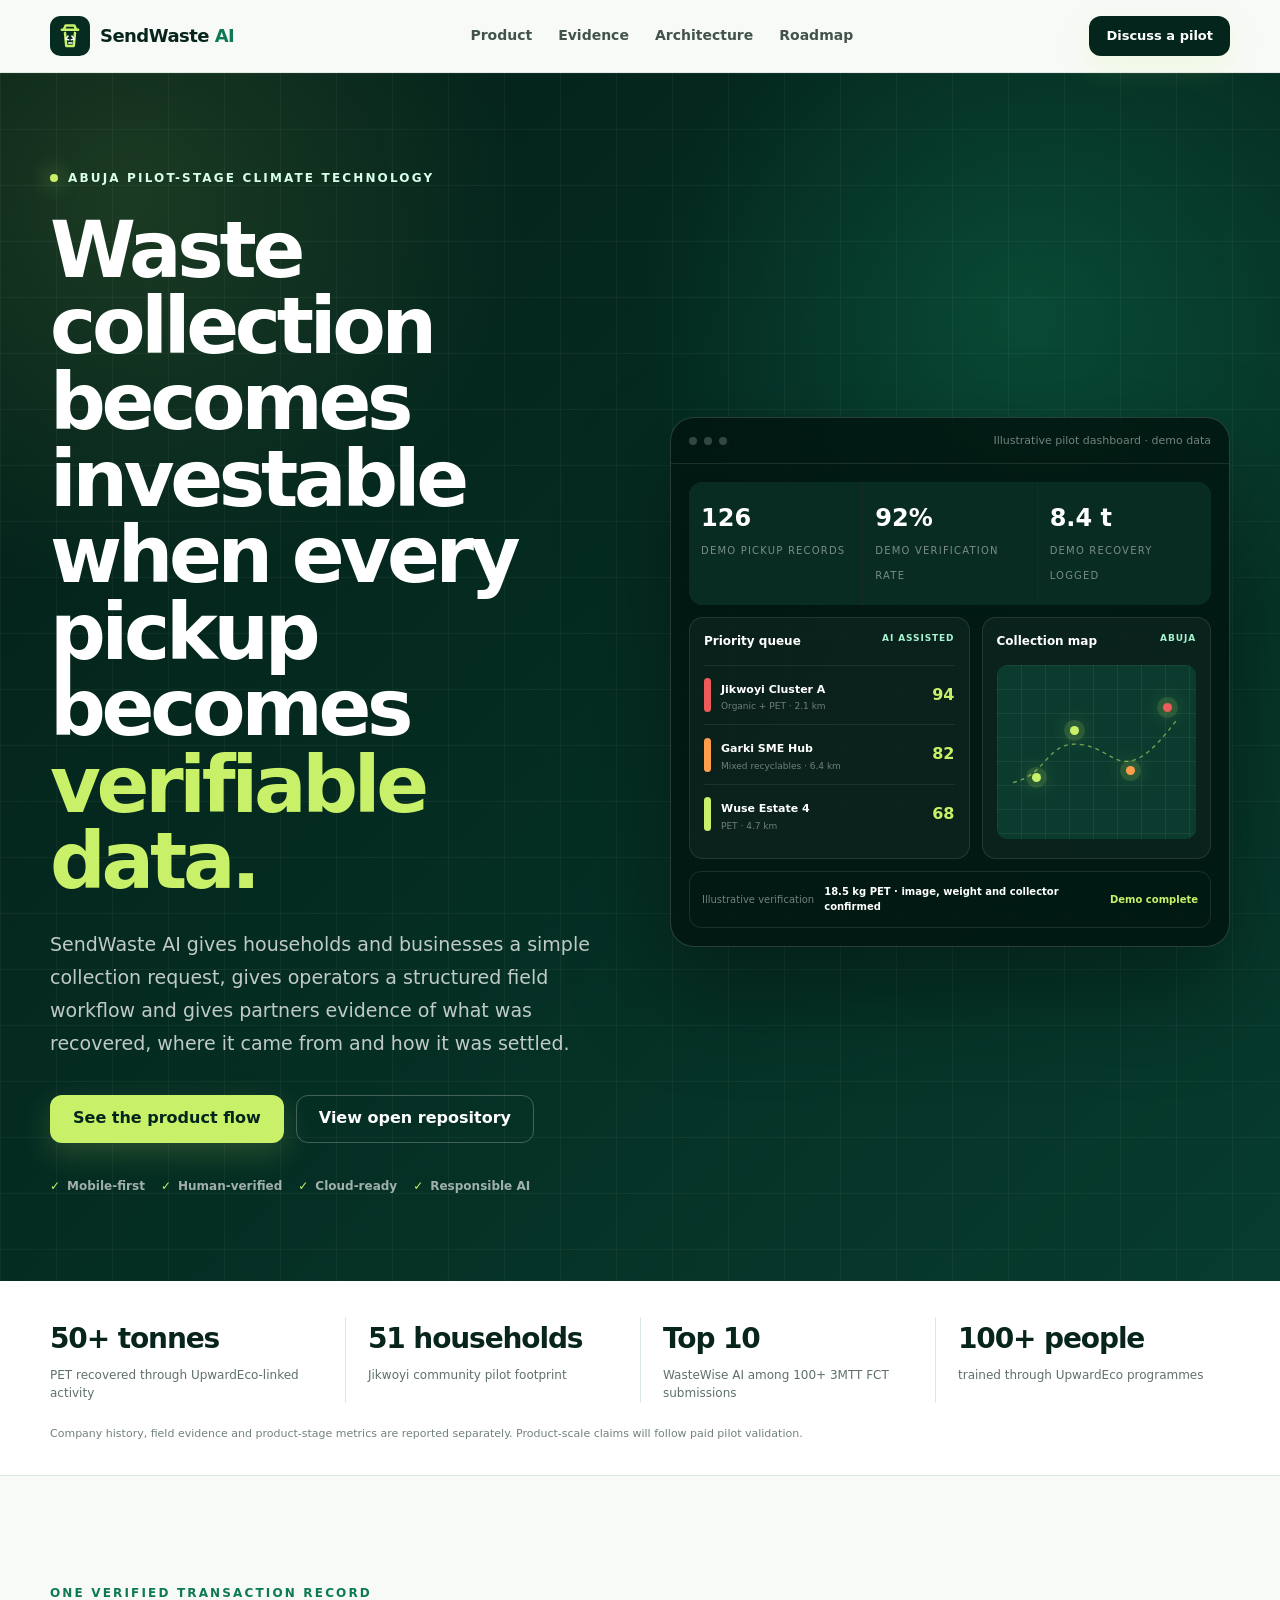
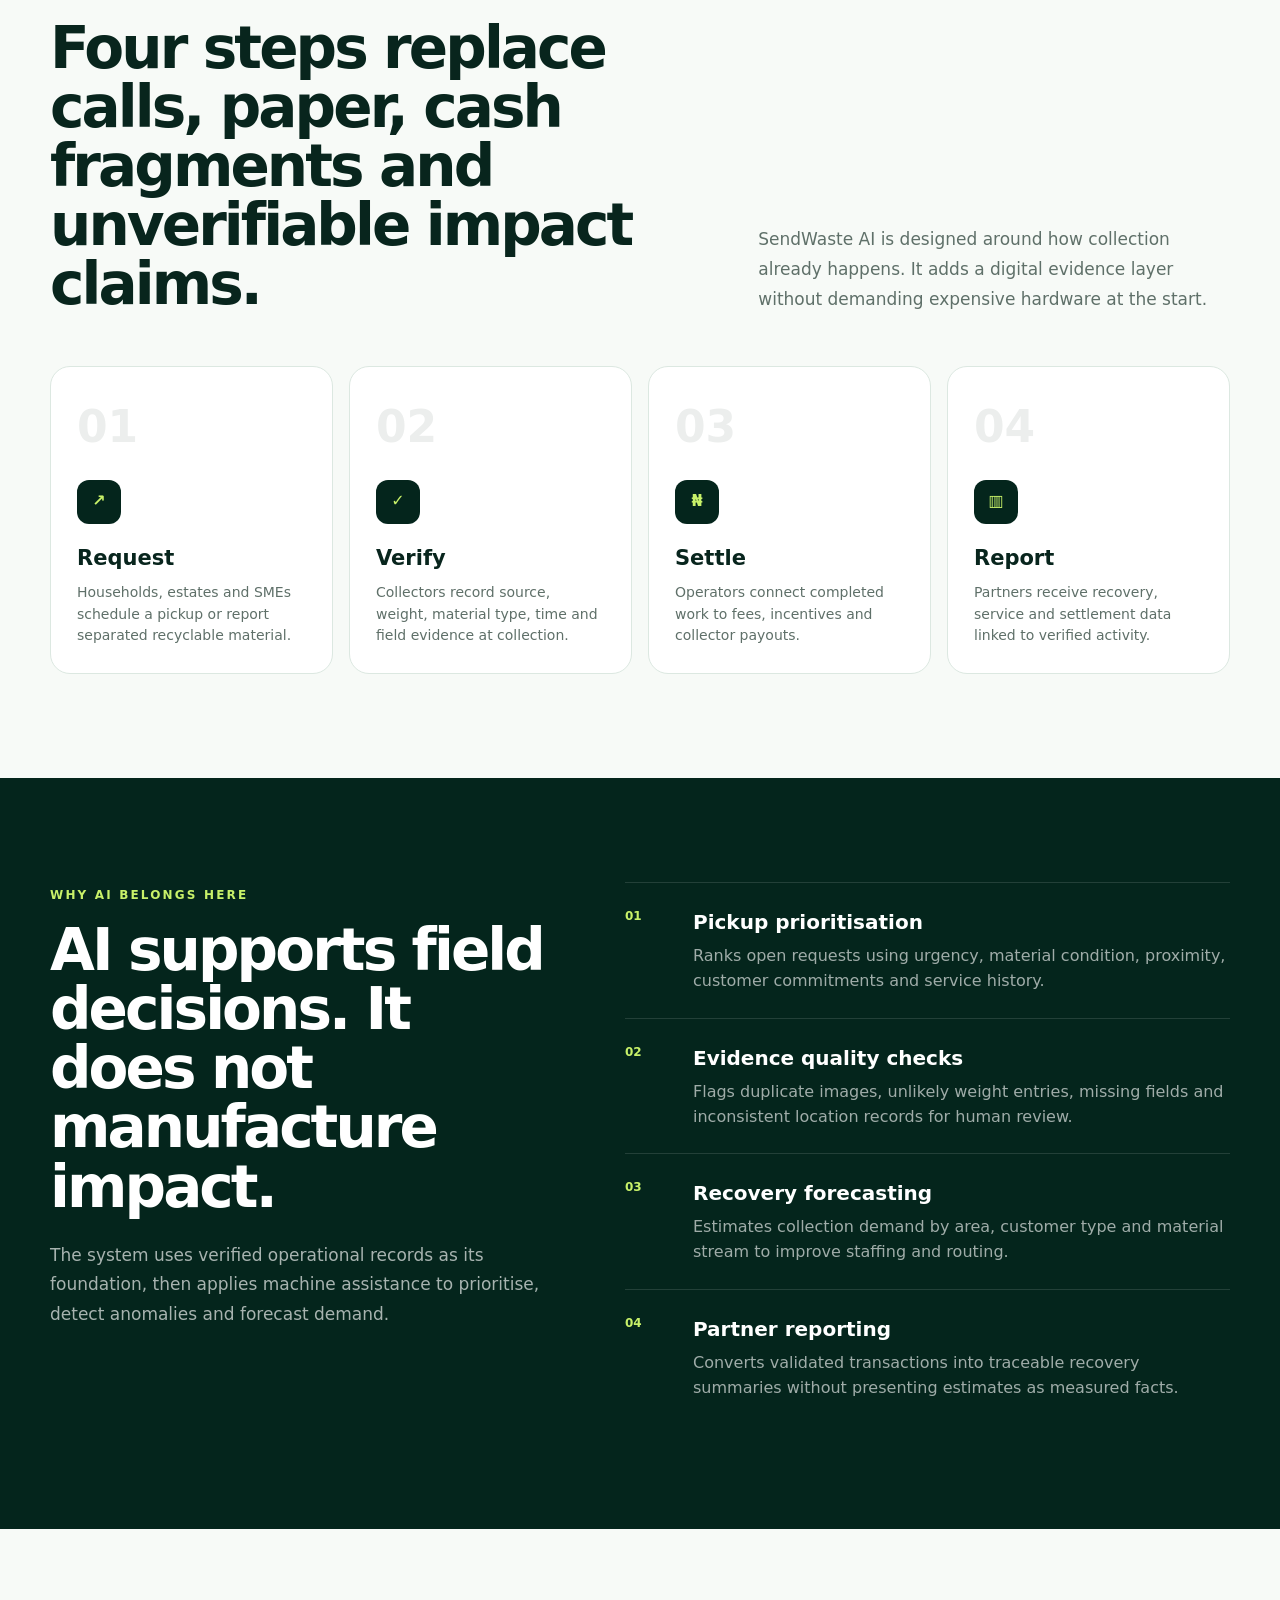
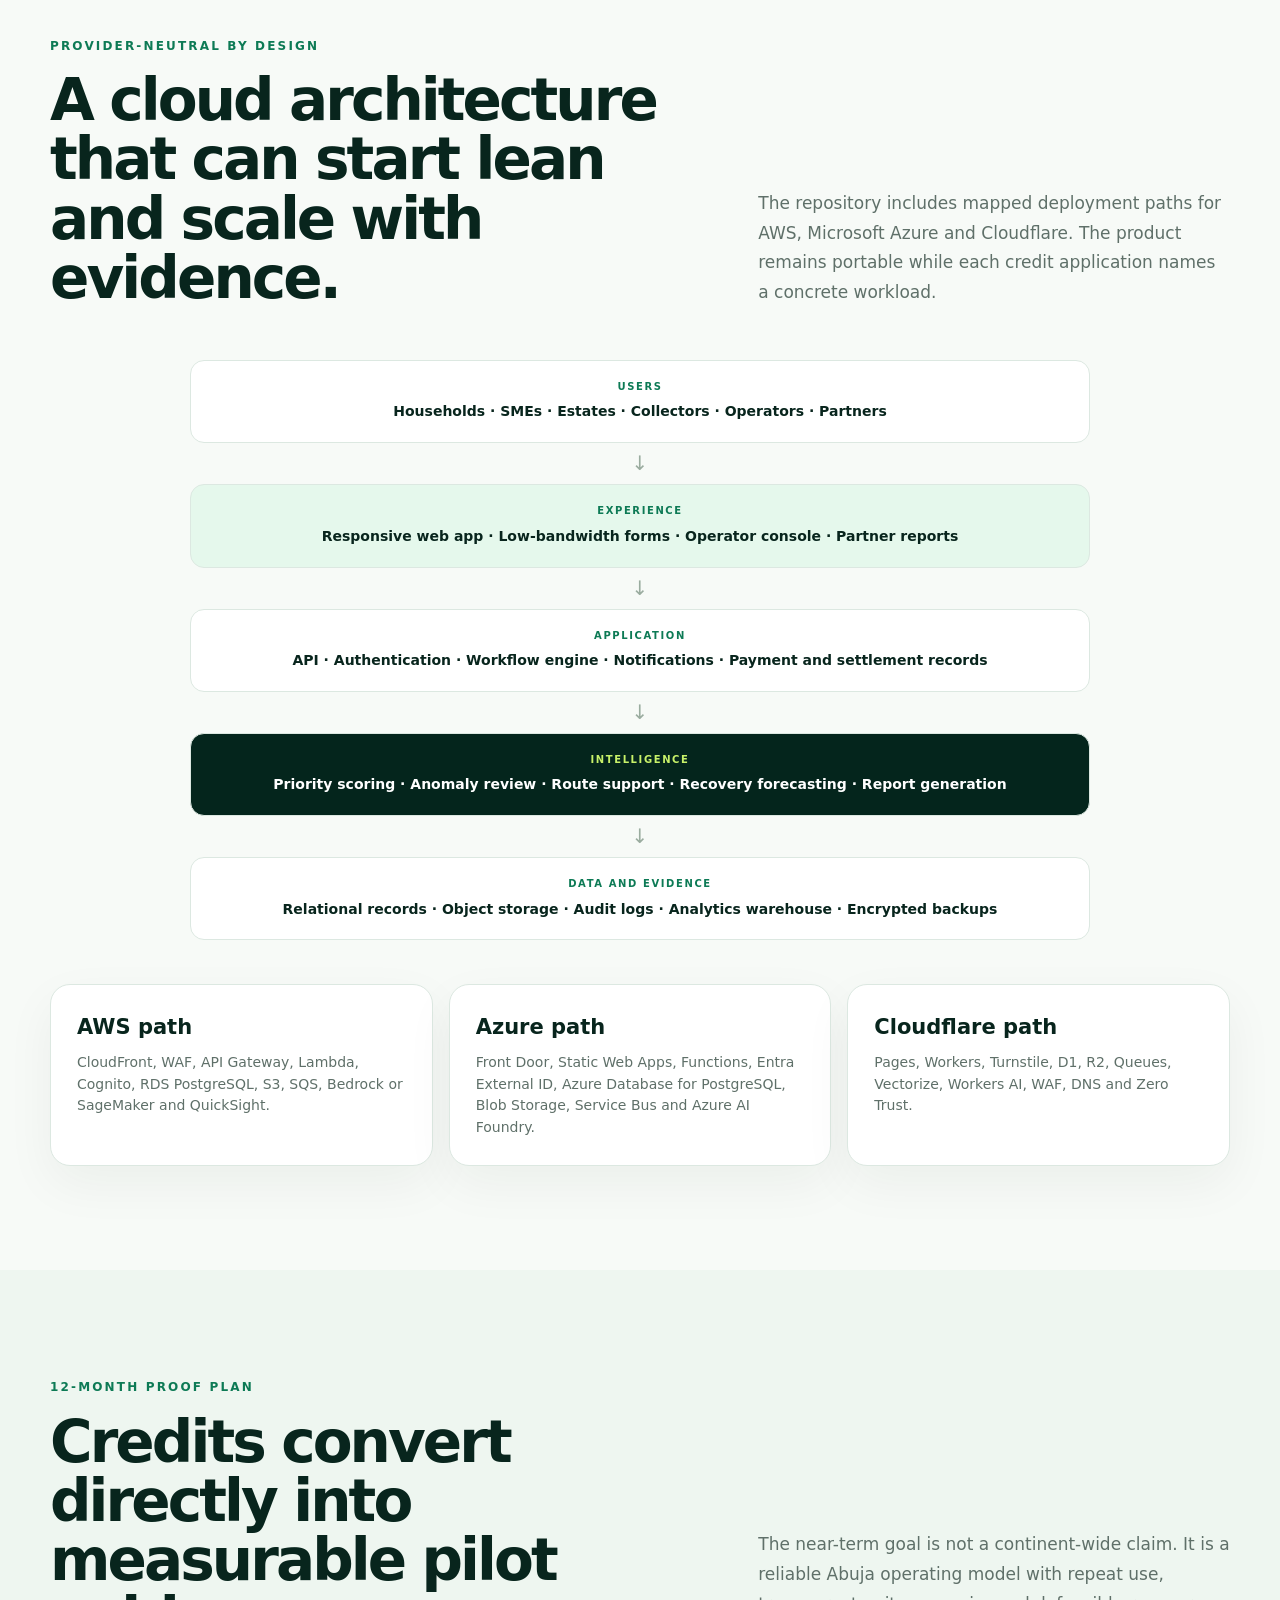
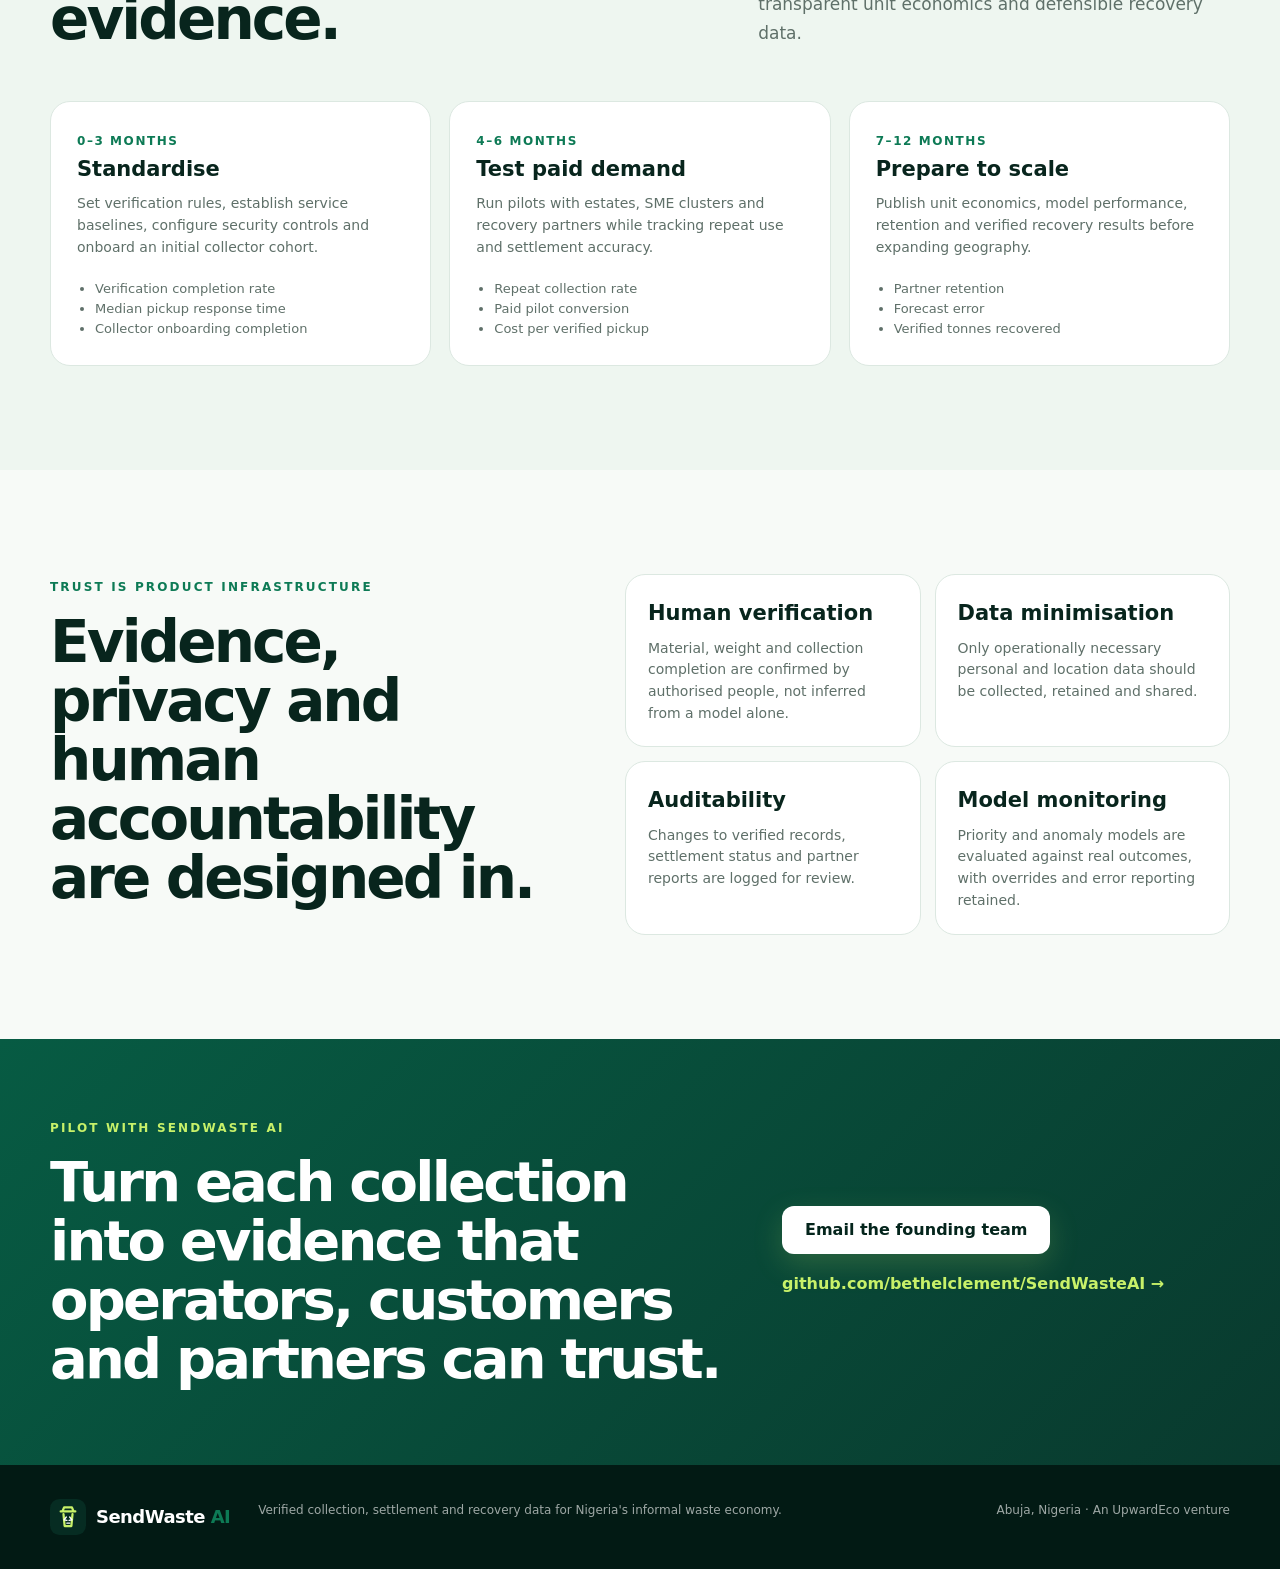
<file: index.html>
<!doctype html>
<html lang="en">
<head>
  <meta charset="utf-8" />
  <meta name="viewport" content="width=device-width, initial-scale=1" />
  <title>SendWaste AI | Verified Waste Collection Intelligence</title>
  <meta name="description" content="SendWaste AI records, verifies and analyses waste pickups so estates, collectors, brands and public partners can act on reliable recovery data." />
  <meta name="theme-color" content="#062c22" />
  <meta property="og:title" content="SendWaste AI | Verified Waste Collection Intelligence" />
  <meta property="og:description" content="Request. Verify. Settle. Report. One trusted waste transaction record." />
  <meta property="og:type" content="website" />
  <link rel="icon" href="assets/logo.svg" type="image/svg+xml" />
  <link rel="stylesheet" href="styles.css" />
</head>
<body>
  <a class="skip" href="#main">Skip to content</a>

  <header class="site-header">
    <div class="shell nav-wrap">
      <a class="brand" href="#top" aria-label="SendWaste AI home">
        <img src="assets/logo.svg" alt="" width="40" height="40" />
        <span>SendWaste <strong>AI</strong></span>
      </a>
      <nav aria-label="Primary navigation">
        <a href="#product">Product</a>
        <a href="#evidence">Evidence</a>
        <a href="#architecture">Architecture</a>
        <a href="#roadmap">Roadmap</a>
      </nav>
      <a class="button small" href="mailto:clementsbethel@gmail.com?subject=SendWaste%20AI%20pilot%20enquiry">Discuss a pilot</a>
    </div>
  </header>

  <main id="main">
    <section class="hero" id="top">
      <div class="shell hero-grid">
        <div>
          <div class="eyebrow"><span></span> Abuja pilot-stage climate technology</div>
          <h1>Waste collection becomes investable when every pickup becomes <em>verifiable data.</em></h1>
          <p class="hero-copy">SendWaste AI gives households and businesses a simple collection request, gives operators a structured field workflow and gives partners evidence of what was recovered, where it came from and how it was settled.</p>
          <div class="hero-actions">
            <a class="button" href="#product">See the product flow</a>
            <a class="button ghost" href="https://github.com/bethelclement/SendWasteAI">View open repository</a>
          </div>
          <div class="trust-row" aria-label="Product principles">
            <span>Mobile-first</span><span>Human-verified</span><span>Cloud-ready</span><span>Responsible AI</span>
          </div>
        </div>

        <div class="product-window" aria-label="Illustrative operations dashboard">
          <div class="window-bar"><i></i><i></i><i></i><span>Illustrative pilot dashboard · demo data</span></div>
          <div class="window-body">
            <div class="metric-row">
              <div><strong>126</strong><span>demo pickup records</span></div>
              <div><strong>92%</strong><span>demo verification rate</span></div>
              <div><strong>8.4 t</strong><span>demo recovery logged</span></div>
            </div>
            <div class="dashboard-grid">
              <div class="queue card">
                <div class="card-title"><span>Priority queue</span><b>AI assisted</b></div>
                <article><i class="critical"></i><div><strong>Jikwoyi Cluster A</strong><small>Organic + PET · 2.1 km</small></div><b>94</b></article>
                <article><i class="high"></i><div><strong>Garki SME Hub</strong><small>Mixed recyclables · 6.4 km</small></div><b>82</b></article>
                <article><i class="watch"></i><div><strong>Wuse Estate 4</strong><small>PET · 4.7 km</small></div><b>68</b></article>
              </div>
              <div class="map card">
                <div class="card-title"><span>Collection map</span><b>Abuja</b></div>
                <div class="map-canvas">
                  <span class="pin p1"></span><span class="pin p2"></span><span class="pin p3"></span><span class="pin p4"></span>
                  <svg viewBox="0 0 300 180" aria-hidden="true"><path d="M24 136C78 123 74 71 128 79S190 149 270 42" /></svg>
                </div>
              </div>
            </div>
            <div class="verification"><span>Illustrative verification</span><strong>18.5 kg PET · image, weight and collector confirmed</strong><b>Demo complete</b></div>
          </div>
        </div>
      </div>
    </section>

    <section class="proof-strip" id="evidence">
      <div class="shell proof-grid">
        <div><strong>50+ tonnes</strong><span>PET recovered through UpwardEco-linked activity</span></div>
        <div><strong>51 households</strong><span>Jikwoyi community pilot footprint</span></div>
        <div><strong>Top 10</strong><span>WasteWise AI among 100+ 3MTT FCT submissions</span></div>
        <div><strong>100+ people</strong><span>trained through UpwardEco programmes</span></div>
      </div>
      <p class="evidence-note shell">Company history, field evidence and product-stage metrics are reported separately. Product-scale claims will follow paid pilot validation.</p>
    </section>

    <section class="section" id="product">
      <div class="shell">
        <div class="section-head">
          <div><span class="kicker">One verified transaction record</span><h2>Four steps replace calls, paper, cash fragments and unverifiable impact claims.</h2></div>
          <p>SendWaste AI is designed around how collection already happens. It adds a digital evidence layer without demanding expensive hardware at the start.</p>
        </div>
        <div class="steps">
          <article><b>01</b><div class="icon">↗</div><h3>Request</h3><p>Households, estates and SMEs schedule a pickup or report separated recyclable material.</p></article>
          <article><b>02</b><div class="icon">✓</div><h3>Verify</h3><p>Collectors record source, weight, material type, time and field evidence at collection.</p></article>
          <article><b>03</b><div class="icon">₦</div><h3>Settle</h3><p>Operators connect completed work to fees, incentives and collector payouts.</p></article>
          <article><b>04</b><div class="icon">▥</div><h3>Report</h3><p>Partners receive recovery, service and settlement data linked to verified activity.</p></article>
        </div>
      </div>
    </section>

    <section class="section dark">
      <div class="shell split">
        <div>
          <span class="kicker light">Why AI belongs here</span>
          <h2>AI supports field decisions. It does not manufacture impact.</h2>
          <p class="lead">The system uses verified operational records as its foundation, then applies machine assistance to prioritise, detect anomalies and forecast demand.</p>
        </div>
        <div class="feature-list">
          <article><span>01</span><div><h3>Pickup prioritisation</h3><p>Ranks open requests using urgency, material condition, proximity, customer commitments and service history.</p></div></article>
          <article><span>02</span><div><h3>Evidence quality checks</h3><p>Flags duplicate images, unlikely weight entries, missing fields and inconsistent location records for human review.</p></div></article>
          <article><span>03</span><div><h3>Recovery forecasting</h3><p>Estimates collection demand by area, customer type and material stream to improve staffing and routing.</p></div></article>
          <article><span>04</span><div><h3>Partner reporting</h3><p>Converts validated transactions into traceable recovery summaries without presenting estimates as measured facts.</p></div></article>
        </div>
      </div>
    </section>

    <section class="section" id="architecture">
      <div class="shell">
        <div class="section-head">
          <div><span class="kicker">Provider-neutral by design</span><h2>A cloud architecture that can start lean and scale with evidence.</h2></div>
          <p>The repository includes mapped deployment paths for AWS, Microsoft Azure and Cloudflare. The product remains portable while each credit application names a concrete workload.</p>
        </div>
        <div class="architecture">
          <div class="layer"><span>Users</span><b>Households · SMEs · Estates · Collectors · Operators · Partners</b></div>
          <div class="arrow">↓</div>
          <div class="layer accent"><span>Experience</span><b>Responsive web app · Low-bandwidth forms · Operator console · Partner reports</b></div>
          <div class="arrow">↓</div>
          <div class="layer"><span>Application</span><b>API · Authentication · Workflow engine · Notifications · Payment and settlement records</b></div>
          <div class="arrow">↓</div>
          <div class="layer ai"><span>Intelligence</span><b>Priority scoring · Anomaly review · Route support · Recovery forecasting · Report generation</b></div>
          <div class="arrow">↓</div>
          <div class="layer"><span>Data and evidence</span><b>Relational records · Object storage · Audit logs · Analytics warehouse · Encrypted backups</b></div>
        </div>
        <div class="provider-grid">
          <article><h3>AWS path</h3><p>CloudFront, WAF, API Gateway, Lambda, Cognito, RDS PostgreSQL, S3, SQS, Bedrock or SageMaker and QuickSight.</p></article>
          <article><h3>Azure path</h3><p>Front Door, Static Web Apps, Functions, Entra External ID, Azure Database for PostgreSQL, Blob Storage, Service Bus and Azure AI Foundry.</p></article>
          <article><h3>Cloudflare path</h3><p>Pages, Workers, Turnstile, D1, R2, Queues, Vectorize, Workers AI, WAF, DNS and Zero Trust.</p></article>
        </div>
      </div>
    </section>

    <section class="section soft" id="roadmap">
      <div class="shell">
        <div class="section-head">
          <div><span class="kicker">12-month proof plan</span><h2>Credits convert directly into measurable pilot evidence.</h2></div>
          <p>The near-term goal is not a continent-wide claim. It is a reliable Abuja operating model with repeat use, transparent unit economics and defensible recovery data.</p>
        </div>
        <div class="roadmap">
          <article><span>0–3 months</span><h3>Standardise</h3><p>Set verification rules, establish service baselines, configure security controls and onboard an initial collector cohort.</p><ul><li>Verification completion rate</li><li>Median pickup response time</li><li>Collector onboarding completion</li></ul></article>
          <article><span>4–6 months</span><h3>Test paid demand</h3><p>Run pilots with estates, SME clusters and recovery partners while tracking repeat use and settlement accuracy.</p><ul><li>Repeat collection rate</li><li>Paid pilot conversion</li><li>Cost per verified pickup</li></ul></article>
          <article><span>7–12 months</span><h3>Prepare to scale</h3><p>Publish unit economics, model performance, retention and verified recovery results before expanding geography.</p><ul><li>Partner retention</li><li>Forecast error</li><li>Verified tonnes recovered</li></ul></article>
        </div>
      </div>
    </section>

    <section class="section governance">
      <div class="shell split">
        <div><span class="kicker">Trust is product infrastructure</span><h2>Evidence, privacy and human accountability are designed in.</h2></div>
        <div class="governance-grid">
          <article><h3>Human verification</h3><p>Material, weight and collection completion are confirmed by authorised people, not inferred from a model alone.</p></article>
          <article><h3>Data minimisation</h3><p>Only operationally necessary personal and location data should be collected, retained and shared.</p></article>
          <article><h3>Auditability</h3><p>Changes to verified records, settlement status and partner reports are logged for review.</p></article>
          <article><h3>Model monitoring</h3><p>Priority and anomaly models are evaluated against real outcomes, with overrides and error reporting retained.</p></article>
        </div>
      </div>
    </section>

    <section class="cta">
      <div class="shell cta-grid">
        <div><span class="kicker light">Pilot with SendWaste AI</span><h2>Turn each collection into evidence that operators, customers and partners can trust.</h2></div>
        <div class="cta-actions"><a class="button light-button" href="mailto:clementsbethel@gmail.com?subject=SendWaste%20AI%20pilot">Email the founding team</a><a class="text-link" href="https://github.com/bethelclement/SendWasteAI">github.com/bethelclement/SendWasteAI →</a></div>
      </div>
    </section>
  </main>

  <footer>
    <div class="shell footer-grid">
      <div class="brand footer-brand"><img src="assets/logo.svg" alt="" width="36" height="36" /><span>SendWaste <strong>AI</strong></span></div>
      <p>Verified collection, settlement and recovery data for Nigeria's informal waste economy.</p>
      <p>Abuja, Nigeria · An UpwardEco venture</p>
    </div>
  </footer>

  <script src="app.js"></script>
</body>
</html>
</file>
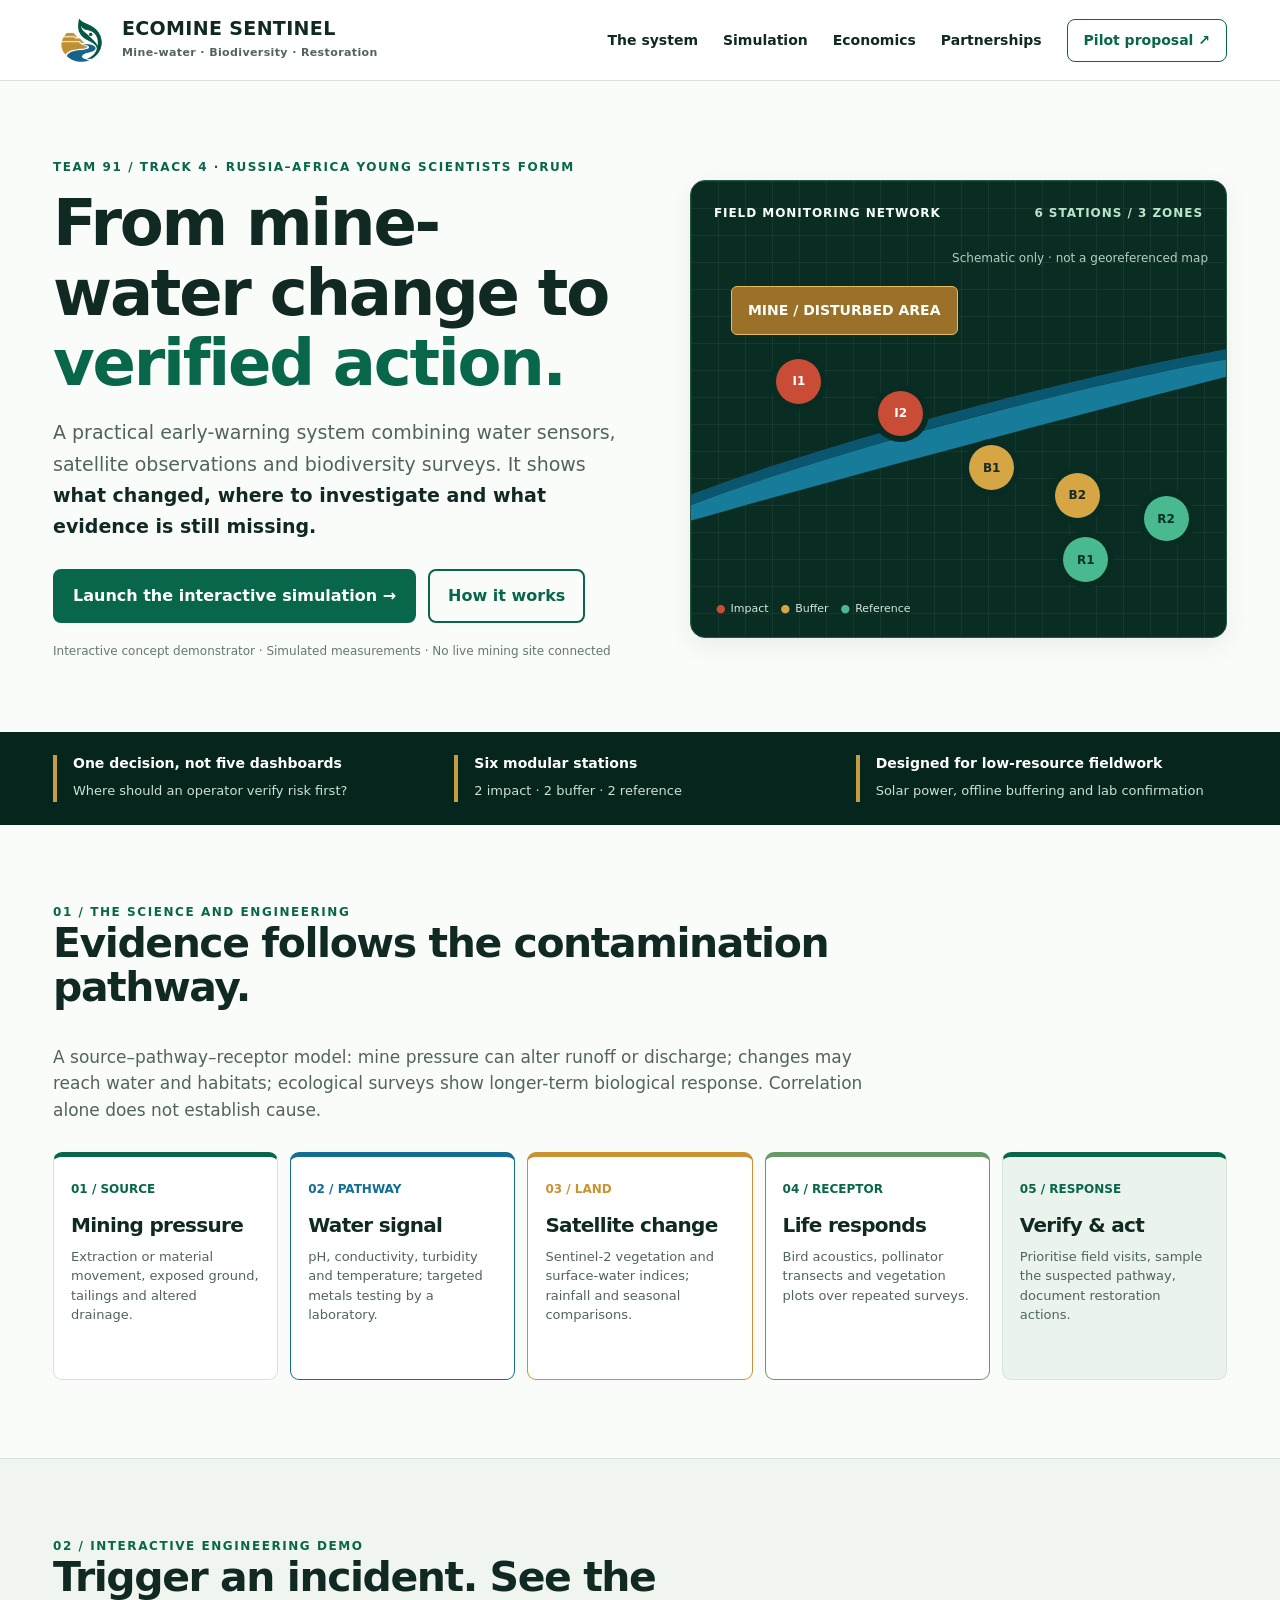
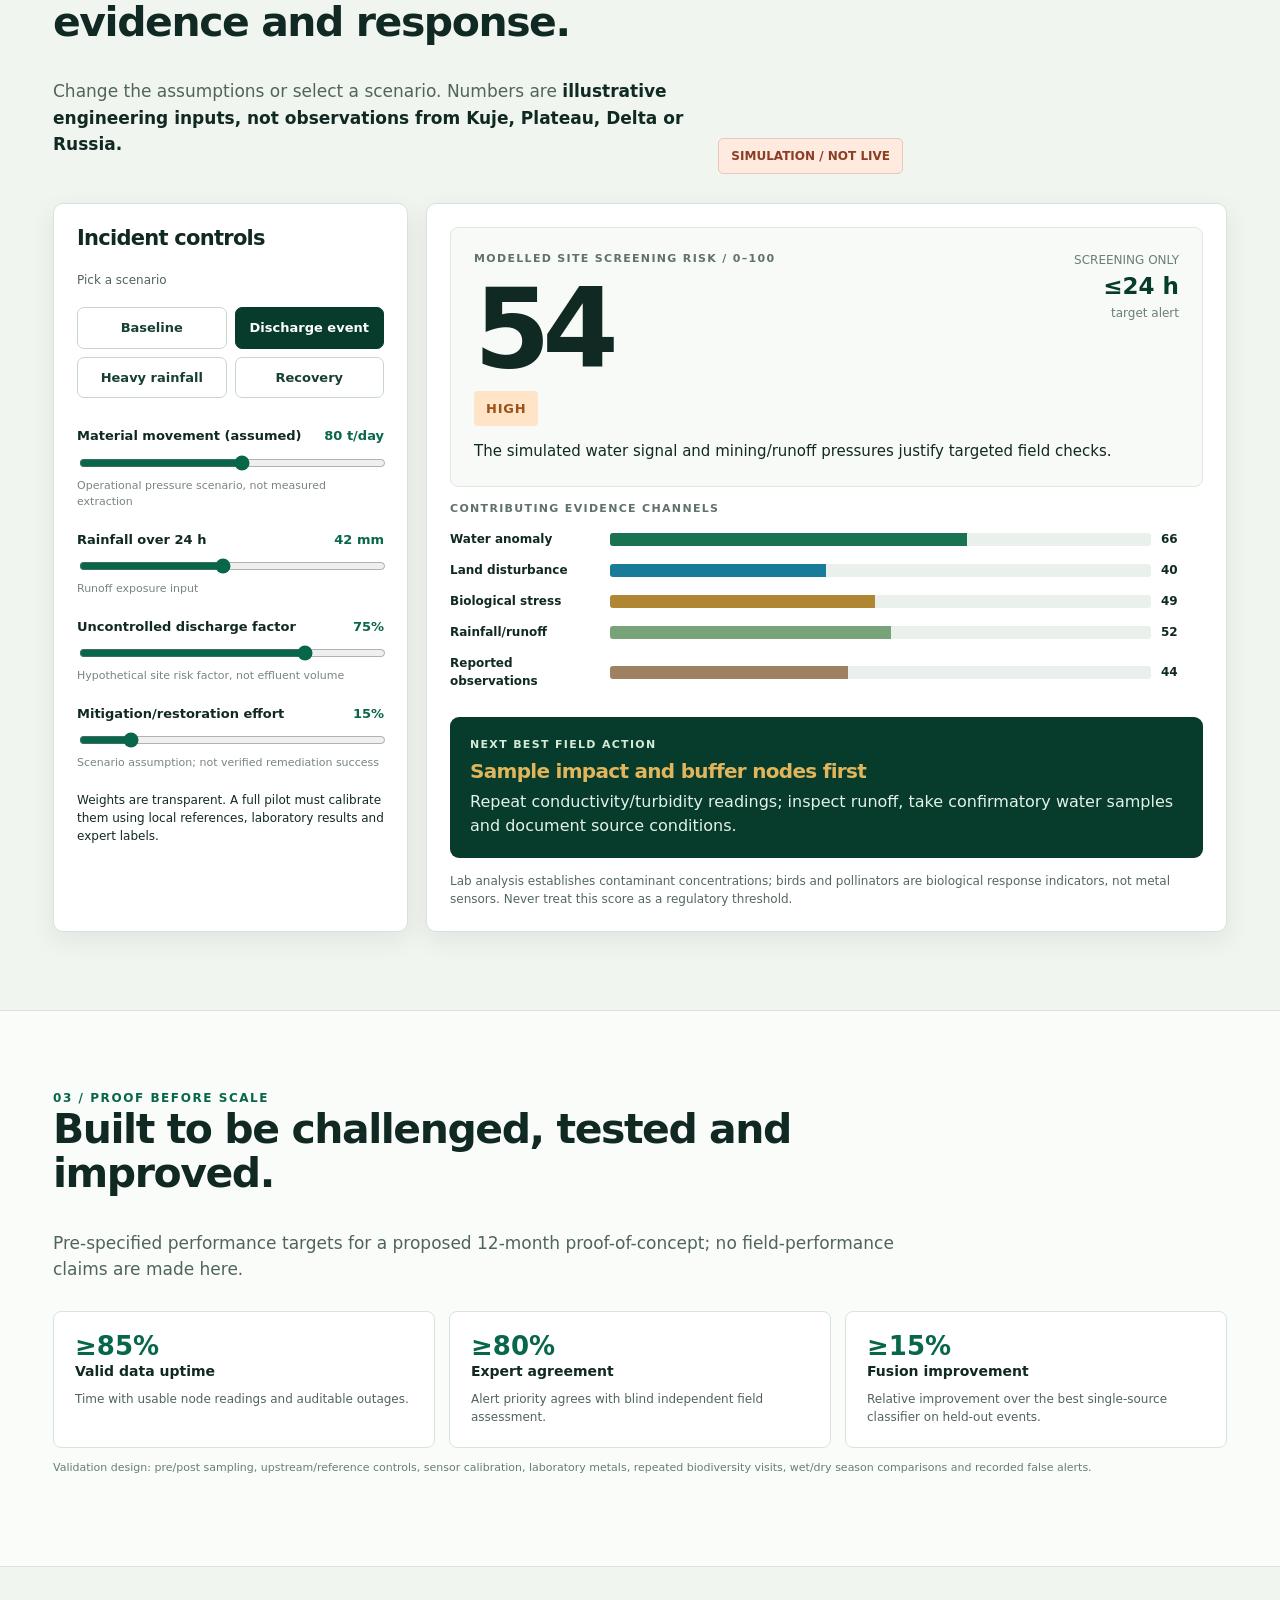
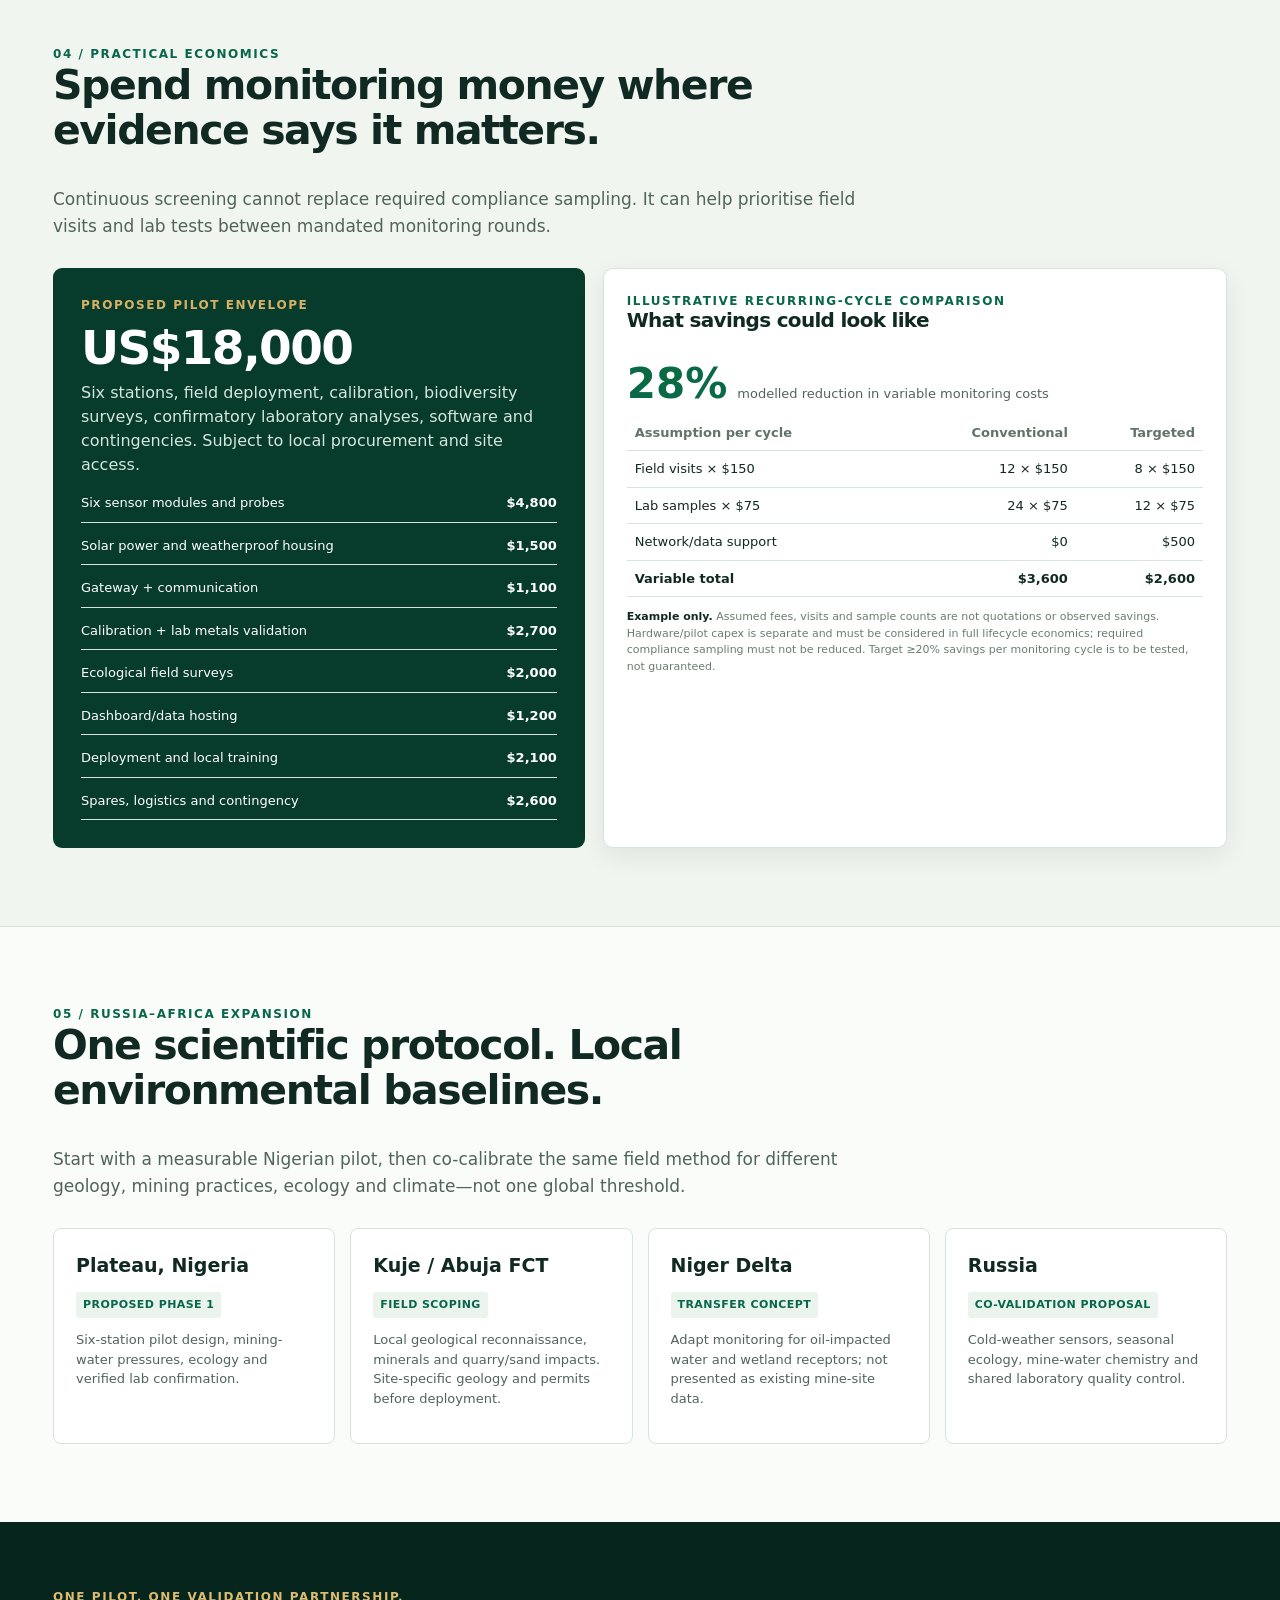
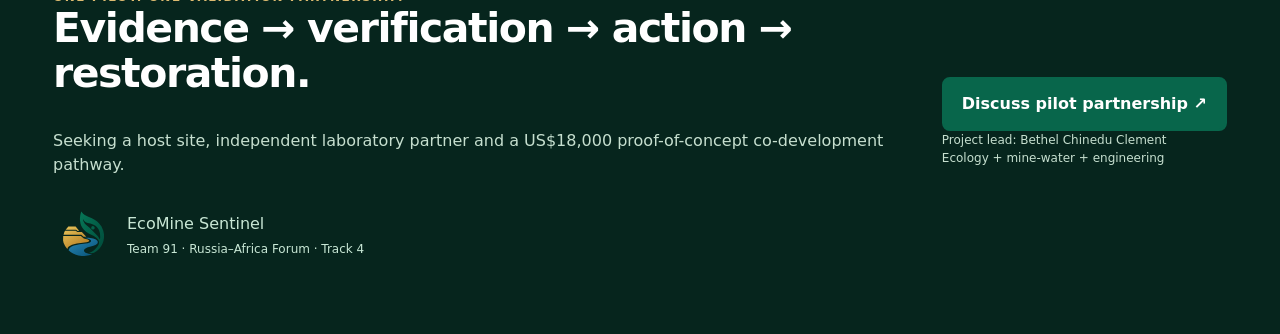
<file: eco/index.html>
<!doctype html>
<html lang="en"><head><meta charset="utf-8"><meta name="viewport" content="width=device-width, initial-scale=1"><meta name="theme-color" content="#063727"><meta name="description" content="EcoMine Sentinel: mine-water, biodiversity and restoration early warning. Explore a transparent simulated pilot incident and validation plan."><title>EcoMine Sentinel | Mine-water · Biodiversity · Verified Action</title><link rel="icon" href="[data-uri]" type="image/webp"><meta property="og:title" content="EcoMine Sentinel — Evidence to Action"><meta property="og:description" content="Explore a six-station mining environment monitoring concept. Change mining activity and rainfall to see how evidence drives verification and restoration decisions. Simulated demonstration."><meta property="og:type" content="website">
<style>
:root{--ink:#112923;--pine:#073b2b;--deep:#06251d;--green:#08664b;--blue:#146d92;--gold:#ca9232;--line:#d7e3dd;--muted:#51645b;--paper:#fafcf9;--wash:#f0f5ef;--white:#fff;--red:#ad4132;--amber:#a56c1a;--shadow:0 8px 26px #092f1c13}
*{box-sizing:border-box}html{scroll-behavior:smooth}body{margin:0;background:var(--paper);color:var(--ink);font:16px/1.5 system-ui,-apple-system,"Segoe UI",sans-serif}button,input,select{font:inherit}button{cursor:pointer}a{color:inherit}h1,h2,h3,p{margin-top:0}h1,h2,h3{letter-spacing:-.035em;line-height:1.09}h1{font-size:clamp(42px,5vw,72px);max-width:800px;font-weight:850}h2{font-size:clamp(31px,3.2vw,46px);font-weight:850}h3{font-size:20px;font-weight:850}p{color:var(--muted)}strong{color:var(--ink)}.wrap{max-width:1230px;margin:auto;padding-left:28px;padding-right:28px}.eyebrow{font-size:12px;color:var(--green);font-weight:850;letter-spacing:.13em;text-transform:uppercase}.skip{position:absolute;top:-50px;left:10px;background:#fff;padding:8px;z-index:100}.skip:focus{top:8px}.header{background:#fff;border-bottom:1px solid var(--line);position:sticky;top:0;z-index:20}.navinner{display:flex;align-items:center;justify-content:space-between;gap:24px;min-height:80px}.brand{display:flex;gap:12px;align-items:center;text-decoration:none}.brandmark{height:57px;width:57px;display:block;object-fit:contain}.brandmark svg{width:100%;height:100%;display:block}.brandname{font-weight:900;letter-spacing:-.02em;font-size:19px;line-height:1.05}.brandsub{display:block;font-size:11px;font-weight:650;color:var(--muted);margin-top:6px;letter-spacing:.035em}.navlinks{display:flex;gap:25px;align-items:center}.navlinks a{font-size:14px;font-weight:760;text-decoration:none}.navlinks a:hover,.navlinks a:focus{color:var(--green)}.navcta{border:1px solid var(--green);padding:10px 16px;border-radius:8px!important;color:var(--green)}.hero{padding-top:77px;padding-bottom:72px;display:grid;grid-template-columns:1.04fr .96fr;gap:55px;align-items:center}.hero h1{margin:13px 0 19px}.hero h1 em{font-style:normal;color:var(--green)}.lead{font-size:19px;line-height:1.65;max-width:610px}.actions{display:flex;flex-wrap:wrap;gap:12px;margin-top:26px}.button{display:inline-flex;align-items:center;justify-content:center;gap:10px;text-decoration:none;border-radius:8px;font-weight:800;border:2px solid var(--green);padding:13px 18px;min-height:50px;transition:.15s ease}.button.primary{color:#fff;background:var(--green)}.button.secondary{background:transparent;color:var(--green)}.button:hover,.button:focus{filter:brightness(.91);transform:translateY(-1px)}.disclosure{font-size:12px;color:#65786b;margin-top:19px}.blueprint{position:relative;background:#092c23;border-radius:15px;min-height:458px;padding:23px;overflow:hidden;color:#f8fff8;border:1px solid #245946;box-shadow:var(--shadow)}.blueprint::before{content:'';position:absolute;inset:0;background-image:linear-gradient(#ffffff0d 1px,transparent 1px),linear-gradient(90deg,#ffffff0d 1px,transparent 1px);background-size:27px 27px}.bphead{position:relative;z-index:1;display:flex;justify-content:space-between;gap:16px;font-size:12px;letter-spacing:.08em;font-weight:760}.bphead span:last-child{color:#bbe5ca}.stream{position:absolute;left:-14%;width:134%;top:52%;height:58px;border-radius:50%;border-top:25px solid #177b9a;transform:rotate(-15deg);box-shadow:0 -10px 0 #0a566e}.minebadge{position:absolute;top:105px;left:40px;background:#9b7028;padding:13px 16px;border:1px solid #e8ba5e;font-weight:850;border-radius:6px;font-size:14px}.node{position:absolute;width:45px;height:45px;border-radius:50%;display:grid;place-items:center;font-weight:900;font-size:12px;box-shadow:0 0 0 6px #082c22}.ni{background:#c84c36}.nb{background:#d6a644;color:#162c26}.nr{background:#49b98f;color:#093326}.i1{left:16%;top:39%}.i2{left:35%;top:46%}.b1{left:52%;top:58%}.b2{left:68%;top:64%}.r1{right:22%;bottom:12%}.r2{right:7%;bottom:21%}.legend{position:absolute;left:25px;bottom:19px;display:flex;gap:12px;flex-wrap:wrap;font-size:11px;color:#d6e9e0}.legend span::before{content:'●';margin-right:5px}.legend .li::before{color:#c84c36}.legend .lb::before{color:#d6a644}.legend .lr::before{color:#49b98f}.bpnote{position:absolute;right:18px;top:68px;color:#b5cfc3;font-size:12px}.strip{background:var(--deep);padding:23px 0}.strip .wrap{display:grid;grid-template-columns:repeat(3,1fr);gap:30px}.stat{color:#fff;border-left:4px solid #c79b42;padding-left:16px}.stat b{display:block;font-size:14px;line-height:1.15;margin-bottom:7px}.stat span{color:#cee1d6;font-size:13px}.section{padding-top:78px;padding-bottom:78px}.sectionhead{max-width:850px;margin-bottom:29px}.sectionhead p{font-size:17px;line-height:1.55}.flow{display:grid;grid-template-columns:repeat(5,minmax(0,1fr));gap:12px}.step{background:#fff;border:1px solid var(--line);border-top:5px solid var(--green);padding:19px 17px 22px;border-radius:9px;min-height:228px}.step .number{font-size:12px;font-weight:900;color:var(--green)}.step h3{margin:15px 0 10px;font-size:20px}.step p{font-size:13px;margin:0}.step.water{border-color:var(--blue)}.step.water .number{color:var(--blue)}.step.land{border-color:var(--gold)}.step.land .number{color:var(--gold)}.step.life{border-color:#659a65}.step.actioncard{background:#eaf3ec}.surface{background:var(--wash);border-top:1px solid var(--line);border-bottom:1px solid var(--line)}.demoheads{display:flex;justify-content:space-between;gap:30px;align-items:end}.pill{background:#ffeadf;color:#8a3f25;border:1px solid #e8c9b8;font-weight:850;padding:8px 12px;border-radius:5px;font-size:12px;white-space:nowrap}.dashboard{display:grid;grid-template-columns:355px 1fr;gap:18px}.panel{background:#fff;border:1px solid var(--line);border-radius:10px;padding:23px;box-shadow:var(--shadow)}.controls h3{font-size:21px}.presetbuttons{display:grid;grid-template-columns:1fr 1fr;gap:8px;margin:18px 0 28px}.presetbuttons button{padding:10px 8px;border:1px solid #c7d7cd;background:#fff;color:#17402f;font-size:13px;font-weight:800;border-radius:7px}.presetbuttons button.active,.presetbuttons button[aria-pressed=true]{background:var(--pine);color:#fff;border-color:var(--pine)}.control{margin-bottom:19px}.control label{display:flex;justify-content:space-between;gap:10px;font-size:13px;font-weight:780;margin-bottom:7px}.control output{color:var(--green);font-weight:900}.control input{width:100%;accent-color:var(--green);cursor:pointer}.control small{display:block;color:#78867d;font-size:11px}.result{display:grid;grid-template-columns:1fr 1fr;gap:14px}.riskmain{border:1px solid #e0e9df;background:#f7faf6;border-radius:8px;padding:23px;grid-column:1/-1;display:grid;grid-template-columns:1fr auto;gap:14px;align-items:start}.resultlabel{font-weight:870;color:#617268;text-transform:uppercase;letter-spacing:.12em;font-size:11px}.score{font-size:clamp(68px,9vw,110px);letter-spacing:-.075em;font-weight:880;line-height:1;margin:6px 0 7px}.level{display:inline-block;border-radius:4px;font-weight:900;font-size:13px;padding:8px 12px;letter-spacing:.06em}.level.low{background:#e4f6ea;color:#0f673e}.level.moderate{background:#fff1c8;color:#8a5d12}.level.high{background:#ffe4c8;color:#9d521b}.level.critical{background:#f8d8d3;color:#a32222}.riskdesc{grid-column:1/-1;font-size:15px;color:var(--ink);margin:0;max-width:690px}.riskkey{font-size:12px;color:#6b7f73;align-self:start;text-align:right}.riskkey strong{display:block;font-size:23px;color:var(--pine)}.barchart{grid-column:1/-1}.metric{display:grid;grid-template-columns:150px 1fr 42px;gap:10px;align-items:center;margin:13px 0;font-size:12px;font-weight:760}.meter{height:13px;background:#eaf0eb;border-radius:3px;overflow:hidden}.meter>i{display:block;height:100%;background:#197350;transition:width .2s}.metric:nth-child(2) .meter>i{background:#197b9a}.metric:nth-child(3) .meter>i{background:#b08632}.metric:nth-child(4) .meter>i{background:#78a378}.metric:nth-child(5) .meter>i{background:#9e8161}.decision{background:#073b2b;color:#fff;padding:20px;border-radius:9px;grid-column:1/-1}.decision h3{color:#e0b55b;margin:7px 0}.decision p{color:#e4f2e9;margin:0}.guardrail{grid-column:1/-1;color:#53685c;font-size:12px;margin:0}.facts{display:grid;grid-template-columns:repeat(3,1fr);gap:14px}.fact{border:1px solid var(--line);background:white;padding:21px;border-radius:8px}.fact b{display:block;font-size:26px;line-height:1;color:var(--green)}.fact strong{font-size:14px}.fact p{font-size:12px;margin:7px 0 0}.econ{display:grid;grid-template-columns:.92fr 1.08fr;gap:18px}.budgettop{background:#073b2b;color:white;border-radius:9px;padding:28px}.budgettop .eyebrow{color:#d8b166}.budgettop h2{font-size:47px;margin:8px 0}.budgettop p{color:#d5e6dc}.rows{display:grid;gap:13px}.budgetrow{display:flex;justify-content:space-between;padding-bottom:9px;border-bottom:1px solid var(--line);gap:15px;font-size:13px}.budgetrow b{white-space:nowrap}.savings{display:flex;align-items:baseline;gap:10px}.savings b{color:#0a6a46;font-size:42px}.savings span{font-size:13px;color:var(--muted)}.comparison{width:100%;border-collapse:collapse;font-size:13px}.comparison th{text-align:left;color:#637368}.comparison th,.comparison td{padding:8px;border-bottom:1px solid var(--line)}.comparison th:not(:first-child),.comparison td:not(:first-child){text-align:right}.footnote{font-size:11px;color:#6a7d70;margin-top:12px}.locations{display:grid;grid-template-columns:repeat(4,1fr);gap:15px}.location{border:1px solid var(--line);background:#fff;padding:22px;border-radius:8px}.location strong{font-size:19px}.location .tag{display:inline-block;font-size:11px;letter-spacing:.04em;font-weight:900;background:#eaf4ed;color:var(--green);padding:5px 7px;border-radius:3px;margin:12px 0}.location p{font-size:13px}.footer{background:var(--deep);padding:66px 0;color:#fff}.footer h2{color:white;max-width:780px}.footer p{color:#c6dfcf}.footgrid{display:grid;grid-template-columns:1fr auto;gap:30px;align-items:center}.footbrand{display:flex;gap:10px;align-items:center;margin-top:27px;color:#c8e7d5}.footbrand svg{height:60px;width:60px}.small{font-size:12px}.printonly{display:none}
@media(max-width:1100px){.flow{grid-template-columns:repeat(3,1fr)}.locations{grid-template-columns:1fr 1fr}.hero{gap:26px}.blueprint{min-height:430px}.navlinks{gap:13px}}@media(max-width:780px){.wrap{padding-left:18px;padding-right:18px}.navinner{min-height:72px}.navlinks{display:none}.hero{padding-top:44px;grid-template-columns:1fr;gap:25px}.hero h1{font-size:clamp(37px,9.5vw,60px)}.blueprint{min-height:370px}.bpnote{display:none}.strip .wrap{grid-template-columns:1fr;gap:20px}.section{padding-top:48px;padding-bottom:50px}.flow,.dashboard,.econ,.locations,.facts{grid-template-columns:1fr}.step{min-height:unset}.demoheads{align-items:start;flex-direction:column}.result{grid-template-columns:1fr}.riskmain{grid-template-columns:1fr auto}.score{font-size:74px}.footgrid{grid-template-columns:1fr}.metric{grid-template-columns:100px 1fr 28px}.brandname{font-size:16px}.brandsub{font-size:10px}.brandmark{width:50px;height:50px}}
@media(prefers-reduced-motion:reduce){html{scroll-behavior:auto}*{transition:none!important}}@media print{.header{position:relative}.presetbuttons,.controls input{display:none}.hero{page-break-after:always}.section{break-inside:avoid}}
.brandmark img{display:block;width:100%;height:100%;object-fit:contain}.brand{gap:12px}.brandname{letter-spacing:.018em}.brandmark{flex:0 0 auto}.hero .eyebrow{letter-spacing:.13em}.dashboard button:focus-visible,.dashboard input:focus-visible,a:focus-visible{outline:3px solid #bd8a37;outline-offset:4px}@media(prefers-reduced-motion:reduce){html{scroll-behavior:auto}} </style></head><body>
<a class="skip" href="#main">Skip to content</a><header class="header"><div class="wrap navinner"><a href="#home" class="brand"><div class="brandmark"><img src="[data-uri]" alt="EcoMine Sentinel logo: mine, river and leaf" width="57" height="57" decoding="async"></div><div><div class="brandname">ECOMINE SENTINEL</div><span class="brandsub">Mine-water · Biodiversity · Restoration</span></div></a><nav class="navlinks" aria-label="Main navigation"><a href="#system">The system</a><a href="#demo">Simulation</a><a href="#economics">Economics</a><a href="#partnerships">Partnerships</a><a href="#next" class="navcta">Pilot proposal ↗</a></nav></div></header>
<main id="main"><section class="wrap hero" id="home"><div><div class="eyebrow">TEAM 91 / TRACK 4 · RUSSIA–AFRICA YOUNG SCIENTISTS FORUM</div><h1>From mine-water change to <em>verified action.</em></h1><p class="lead">A practical early-warning system combining water sensors, satellite observations and biodiversity surveys. It shows <strong>what changed, where to investigate and what evidence is still missing.</strong></p><div class="actions"><a href="#demo" class="button primary">Launch the interactive simulation →</a><a href="#system" class="button secondary">How it works</a></div><div class="disclosure">Interactive concept demonstrator · Simulated measurements · No live mining site connected</div></div><div class="blueprint" role="img" aria-label="Concept plan: two impact nodes near the mine, two buffer nodes and two reference nodes along an illustrative river corridor"><div class="bphead"><span>FIELD MONITORING NETWORK</span><span>6 STATIONS / 3 ZONES</span></div><div class="stream"></div><div class="minebadge">MINE / DISTURBED AREA</div><div class="node ni i1">I1</div><div class="node ni i2">I2</div><div class="node nb b1">B1</div><div class="node nb b2">B2</div><div class="node nr r1">R1</div><div class="node nr r2">R2</div><div class="legend"><span class="li">Impact</span><span class="lb">Buffer</span><span class="lr">Reference</span></div><div class="bpnote">Schematic only · not a georeferenced map</div></div></section>
<div class="strip"><div class="wrap"><div class="stat"><b>One decision, not five dashboards</b><span>Where should an operator verify risk first?</span></div><div class="stat"><b>Six modular stations</b><span>2 impact · 2 buffer · 2 reference</span></div><div class="stat"><b>Designed for low-resource fieldwork</b><span>Solar power, offline buffering and lab confirmation</span></div></div></div>
<section class="wrap section" id="system"><div class="sectionhead"><div class="eyebrow">01 / THE SCIENCE AND ENGINEERING</div><h2>Evidence follows the contamination pathway.</h2><p>A source–pathway–receptor model: mine pressure can alter runoff or discharge; changes may reach water and habitats; ecological surveys show longer-term biological response. Correlation alone does not establish cause.</p></div><div class="flow"><div class="step"><span class="number">01 / SOURCE</span><h3>Mining pressure</h3><p>Extraction or material movement, exposed ground, tailings and altered drainage.</p></div><div class="step water"><span class="number">02 / PATHWAY</span><h3>Water signal</h3><p>pH, conductivity, turbidity and temperature; targeted metals testing by a laboratory.</p></div><div class="step land"><span class="number">03 / LAND</span><h3>Satellite change</h3><p>Sentinel-2 vegetation and surface-water indices; rainfall and seasonal comparisons.</p></div><div class="step life"><span class="number">04 / RECEPTOR</span><h3>Life responds</h3><p>Bird acoustics, pollinator transects and vegetation plots over repeated surveys.</p></div><div class="step actioncard"><span class="number">05 / RESPONSE</span><h3>Verify & act</h3><p>Prioritise field visits, sample the suspected pathway, document restoration actions.</p></div></div></section>
<section class="section surface" id="demo"><div class="wrap"><div class="sectionhead demoheads"><div><div class="eyebrow">02 / INTERACTIVE ENGINEERING DEMO</div><h2>Trigger an incident. See the evidence and response.</h2><p>Change the assumptions or select a scenario. Numbers are <strong>illustrative engineering inputs, not observations from Kuje, Plateau, Delta or Russia.</strong></p></div><span class="pill">SIMULATION / NOT LIVE</span></div><div class="dashboard"><div class="panel controls"><h3>Incident controls</h3><p class="small">Pick a scenario</p><div class="presetbuttons" role="group" aria-label="Simulated scenarios"><button type="button" data-preset="baseline" aria-pressed="false">Baseline</button><button type="button" data-preset="incident" aria-pressed="true" class="active">Discharge event</button><button type="button" data-preset="storm" aria-pressed="false">Heavy rainfall</button><button type="button" data-preset="recovery" aria-pressed="false">Recovery</button></div><div class="control"><label for="activity">Material movement (assumed) <output id="actout">80 t/day</output></label><input id="activity" type="range" min="0" max="150" step="5" value="80"><small>Operational pressure scenario, not measured extraction</small></div><div class="control"><label for="rainfall">Rainfall over 24 h <output id="rainout">42 mm</output></label><input id="rainfall" type="range" min="0" max="90" step="2" value="42"><small>Runoff exposure input</small></div><div class="control"><label for="discharge">Uncontrolled discharge factor <output id="disout">75%</output></label><input id="discharge" type="range" min="0" max="100" step="5" value="75"><small>Hypothetical site risk factor, not effluent volume</small></div><div class="control"><label for="recovery">Mitigation/restoration effort <output id="recout">15%</output></label><input id="recovery" type="range" min="0" max="100" step="5" value="15"><small>Scenario assumption; not verified remediation success</small></div><div class="small">Weights are transparent. A full pilot must calibrate them using local references, laboratory results and expert labels.</div></div>
<div class="panel result" aria-live="polite"><div class="riskmain"><div><div class="resultlabel">Modelled site screening risk / 0–100</div><div class="score" id="score">—</div><span class="level high" id="tier">HIGH</span></div><div class="riskkey">SCREENING ONLY<strong id="clock">≤24 h</strong>target alert</div><p id="interpretation" class="riskdesc">Loading scenario interpretation...</p></div><div class="barchart"><div class="resultlabel">Contributing evidence channels</div><div id="metricbars"></div></div><div class="decision"><div class="resultlabel" style="color:#d5e9d9">NEXT BEST FIELD ACTION</div><h3 id="recommendation">—</h3><p id="proof">—</p></div><p class="guardrail">Lab analysis establishes contaminant concentrations; birds and pollinators are biological response indicators, not metal sensors. Never treat this score as a regulatory threshold.</p></div></div></div></section>
<section class="wrap section" id="validation"><div class="sectionhead"><div class="eyebrow">03 / PROOF BEFORE SCALE</div><h2>Built to be challenged, tested and improved.</h2><p>Pre-specified performance targets for a proposed 12-month proof-of-concept; no field-performance claims are made here.</p></div><div class="facts"><div class="fact"><b>≥85%</b><strong>Valid data uptime</strong><p>Time with usable node readings and auditable outages.</p></div><div class="fact"><b>≥80%</b><strong>Expert agreement</strong><p>Alert priority agrees with blind independent field assessment.</p></div><div class="fact"><b>≥15%</b><strong>Fusion improvement</strong><p>Relative improvement over the best single-source classifier on held-out events.</p></div></div><p class="footnote">Validation design: pre/post sampling, upstream/reference controls, sensor calibration, laboratory metals, repeated biodiversity visits, wet/dry season comparisons and recorded false alerts.</p></section>
<section class="section surface" id="economics"><div class="wrap"><div class="sectionhead"><div class="eyebrow">04 / PRACTICAL ECONOMICS</div><h2>Spend monitoring money where evidence says it matters.</h2><p>Continuous screening cannot replace required compliance sampling. It can help prioritise field visits and lab tests between mandated monitoring rounds.</p></div><div class="econ"><div class="budgettop"><div class="eyebrow">PROPOSED PILOT ENVELOPE</div><h2>US$18,000</h2><p>Six stations, field deployment, calibration, biodiversity surveys, confirmatory laboratory analyses, software and contingencies. Subject to local procurement and site access.</p><div class="rows"><div class="budgetrow"><span>Six sensor modules and probes</span><b>$4,800</b></div><div class="budgetrow"><span>Solar power and weatherproof housing</span><b>$1,500</b></div><div class="budgetrow"><span>Gateway + communication</span><b>$1,100</b></div><div class="budgetrow"><span>Calibration + lab metals validation</span><b>$2,700</b></div><div class="budgetrow"><span>Ecological field surveys</span><b>$2,000</b></div><div class="budgetrow"><span>Dashboard/data hosting</span><b>$1,200</b></div><div class="budgetrow"><span>Deployment and local training</span><b>$2,100</b></div><div class="budgetrow"><span>Spares, logistics and contingency</span><b>$2,600</b></div></div></div><div class="panel"><div class="eyebrow">ILLUSTRATIVE RECURRING-CYCLE COMPARISON</div><h3>What savings could look like</h3><div class="savings"><b>28%</b><span>modelled reduction in variable monitoring costs</span></div><table class="comparison"><thead><tr><th>Assumption per cycle</th><th>Conventional</th><th>Targeted</th></tr></thead><tbody><tr><td>Field visits × $150</td><td>12 × $150</td><td>8 × $150</td></tr><tr><td>Lab samples × $75</td><td>24 × $75</td><td>12 × $75</td></tr><tr><td>Network/data support</td><td>$0</td><td>$500</td></tr><tr><td><strong>Variable total</strong></td><td><strong>$3,600</strong></td><td><strong>$2,600</strong></td></tr></tbody></table><p class="footnote"><strong>Example only.</strong> Assumed fees, visits and sample counts are not quotations or observed savings. Hardware/pilot capex is separate and must be considered in full lifecycle economics; required compliance sampling must not be reduced. Target ≥20% savings per monitoring cycle is to be tested, not guaranteed.</p></div></div></div></section>
<section class="wrap section" id="partnerships"><div class="sectionhead"><div class="eyebrow">05 / RUSSIA–AFRICA EXPANSION</div><h2>One scientific protocol. Local environmental baselines.</h2><p>Start with a measurable Nigerian pilot, then co-calibrate the same field method for different geology, mining practices, ecology and climate—not one global threshold.</p></div><div class="locations"><div class="location"><strong>Plateau, Nigeria</strong><div class="tag">PROPOSED PHASE 1</div><p>Six-station pilot design, mining-water pressures, ecology and verified lab confirmation.</p></div><div class="location"><strong>Kuje / Abuja FCT</strong><div class="tag">FIELD SCOPING</div><p>Local geological reconnaissance, minerals and quarry/sand impacts. Site-specific geology and permits before deployment.</p></div><div class="location"><strong>Niger Delta</strong><div class="tag">TRANSFER CONCEPT</div><p>Adapt monitoring for oil-impacted water and wetland receptors; not presented as existing mine-site data.</p></div><div class="location"><strong>Russia</strong><div class="tag">CO-VALIDATION PROPOSAL</div><p>Cold-weather sensors, seasonal ecology, mine-water chemistry and shared laboratory quality control.</p></div></div></section>
<section class="footer" id="next"><div class="wrap footgrid"><div><div class="eyebrow" style="color:#ddbb70">ONE PILOT. ONE VALIDATION PARTNERSHIP.</div><h2>Evidence → verification → action → restoration.</h2><p>Seeking a host site, independent laboratory partner and a US$18,000 proof-of-concept co-development pathway.</p><div class="footbrand"><div style="height:64px;width:64px"><svg xmlns="http://www.w3.org/2000/svg" viewBox="0 0 512 512" role="img" aria-label="EcoMine Sentinel leaf, mine and river emblem">
<defs><linearGradient id="gold-footer" x1="0" x2=".8" y1="0" y2="1"><stop stop-color="#EAC65C"/><stop offset="1" stop-color="#B47B22"/></linearGradient><linearGradient id="blue-footer" x1=".15" y1=".1" x2="1" y2="1"><stop stop-color="#2683B1"/><stop offset="1" stop-color="#065074"/></linearGradient><linearGradient id="green-footer" x1="0" y1=".1" x2="1" y2="1"><stop stop-color="#067455"/><stop offset="1" stop-color="#004A3A"/></linearGradient></defs>
<path fill="url(#gold-footer)" fill-rule="evenodd" d="M87 274 L86 312 L90 331 L103 359 L122 383 L128 370 L138 360 L162 347 L203 336 L287 326 L301 322 L309 316 L308 310 L297 303 L263 294 L238 272 L88 272Z M90 263 L242 263 L261 279 L284 279 L246 239 L208 239 L194 229 L103 229 L96 242Z M108 220 L197 220 L211 230 L223 229 L193 191 L131 191Z"/>
<path fill="url(#blue-footer)" fill-rule="evenodd" d="M381 318 L378 313 L366 303 L343 294 L304 288 L269 288 L294 294 L316 303 L325 312 L324 321 L315 329 L296 335 L227 343 L179 354 L159 363 L144 374 L138 381 L133 395 L150 410 L171 423 L196 434 L217 440 L245 444 L268 444 L309 437 L334 427 L315 427 L304 425 L277 415 L265 403 L264 397 L267 389 L274 381 L292 371 L345 357 L366 348 L379 336 L382 328Z"/>
<path fill="url(#green-footer)" fill-rule="evenodd" d="M241 65 L233 94 L230 120 L230 138 L235 169 L241 186 L249 201 L264 220 L282 236 L309 253 L345 271 L370 288 L383 301 L392 317 L393 333 L391 341 L384 356 L373 372 L361 385 L345 398 L331 407 L307 418 L330 420 L350 417 L374 401 L395 381 L412 358 L423 337 L430 317 L435 290 L435 258 L429 228 L414 193 L394 166 L377 150 L355 134 L336 123 L292 104 L268 91 L257 83Z M257 131 L267 145 L279 155 L297 163 L319 167 L342 174 L363 186 L376 198 L387 213 L393 225 L401 252 L403 285 L400 302 L386 279 L377 268 L312 203 L286 182 L272 168 L260 148 L256 134Z M339 188 L332 191 L328 195 L326 206 L330 214 L338 218 L344 218 L349 216 L354 211 L356 202 L350 191Z"/>
</svg></div><span>EcoMine Sentinel<br><span class="small">Team 91 · Russia–Africa Forum · Track 4</span></span></div></div><div><a href="mailto:clementsbethel@gmail.com?subject=EcoMine%20Sentinel%20pilot%20partnership" class="button primary">Discuss pilot partnership ↗</a><p class="small">Project lead: Bethel Chinedu Clement<br>Ecology + mine-water + engineering</p></div></div></section></main>
<script>
(()=>{'use strict';
const $=id=>document.getElementById(id);
const el={activity:$('activity'),rainfall:$('rainfall'),discharge:$('discharge'),recovery:$('recovery')};
const presets={baseline:[25,12,10,30],incident:[80,42,75,15],storm:[55,86,40,20],recovery:[45,16,20,82]};
const clamp=n=>Math.max(0,Math.min(100,Math.round(n)));
function render(){const m=+el.activity.value,r=+el.rainfall.value,d=+el.discharge.value,rec=+el.recovery.value;
$('actout').textContent=m+' t/day';$('rainout').textContent=r+' mm';$('disout').textContent=d+'%';$('recout').textContent=rec+'%';
const x={water:clamp(.18*m+.35*r+.54*d-.26*rec),land:clamp(.25*m+.28*r+.16*d-.23*rec),biology:clamp(.22*m+.23*r+.33*d-.20*rec),runoff:clamp(.18*m+.61*r+.20*d-.23*rec),observations:clamp(.15*m+.16*r+.38*d-.19*rec)};
const score=clamp(.40*x.water+.18*x.land+.20*x.biology+.12*x.runoff+.10*x.observations),level=score>=70?'CRITICAL':score>=52?'HIGH':score>=29?'MODERATE':'LOW';
$('score').textContent=score;const tier=$('tier');tier.textContent=level;tier.className='level '+level.toLowerCase();
const readings=[['Water anomaly',x.water],['Land disturbance',x.land],['Biological stress',x.biology],['Rainfall/runoff',x.runoff],['Reported observations',x.observations]];
$('metricbars').innerHTML=readings.map(([name,value])=>'<div class="metric"><span>'+name+'</span><span class="meter"><i style="width:'+value+'%"></i></span><strong>'+value+'</strong></div>').join('');
const decisions={CRITICAL:['Urgent site inspection and controlled sampling','Prioritise the suspected discharge path. Check sensor calibration and take laboratory samples before attributing pollutants.'],HIGH:['Sample impact and buffer nodes first','Repeat conductivity/turbidity readings; inspect runoff, take confirmatory water samples and document source conditions.'],MODERATE:['Repeat buffer-to-reference comparison','Confirm anomalies against rainfall/seasonal baseline before escalating.'],LOW:['Continue scheduled monitoring','Maintain equipment checks and routine biodiversity transects; do not infer remediation success from one score.']};
$('recommendation').textContent=decisions[level][0];$('proof').textContent=decisions[level][1];
$('interpretation').textContent=level==='CRITICAL'?'Multiple stress indicators rise together in this hypothetical scenario. Immediate field verification is prioritised.':level==='HIGH'?'The simulated water signal and mining/runoff pressures justify targeted field checks.':level==='MODERATE'?'There is some divergence from the reference scenario, but a site visit should confirm it.':'The illustrated values are within the demonstration baseline; routine checks continue.';
}
Object.values(el).forEach(i=>i.addEventListener('input',()=>{document.querySelectorAll('[data-preset]').forEach(b=>{b.classList.remove('active');b.setAttribute('aria-pressed','false')});render()}));
document.querySelectorAll('[data-preset]').forEach(b=>b.addEventListener('click',()=>{const vals=presets[b.dataset.preset];['activity','rainfall','discharge','recovery'].forEach((k,i)=>el[k].value=vals[i]);document.querySelectorAll('[data-preset]').forEach(c=>{const active=c===b;c.classList.toggle('active',active);c.setAttribute('aria-pressed',String(active))});render()}));render();})();
</script></body></html>
</file>
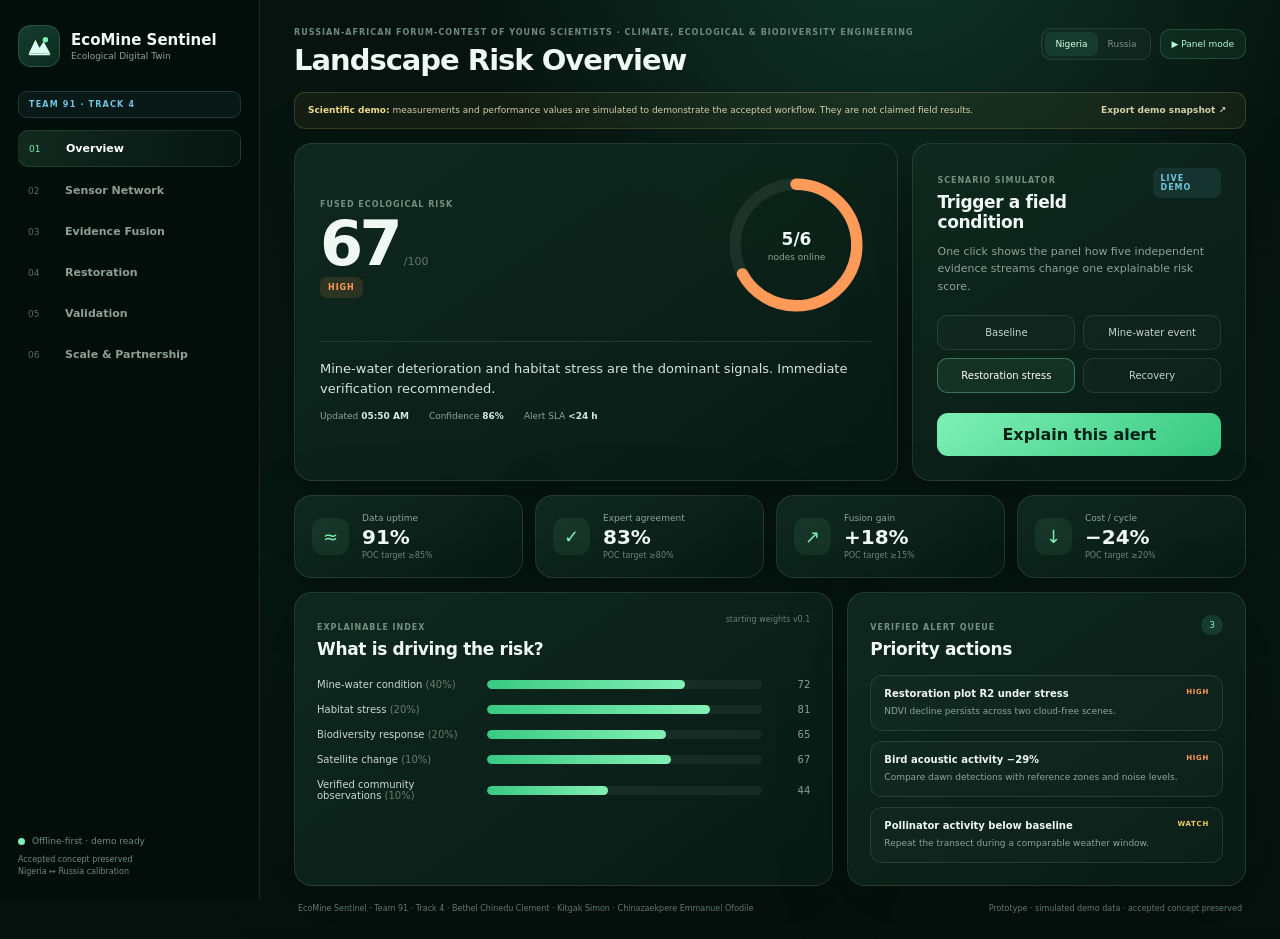
<file: projects/ecomine-sentinel/index.html>
<!DOCTYPE html>
<html lang="en">
<head>
  <meta charset="UTF-8" />
  <meta name="viewport" content="width=device-width, initial-scale=1.0" />
  <meta name="theme-color" content="#06130f" />
  <meta name="description" content="EcoMine Sentinel - explainable ecological digital twin for mine-water, biodiversity and restoration monitoring. Forum demo uses simulated data." />
  <title>EcoMine Sentinel | Team 91 · Track 4</title>
  <link rel="stylesheet" href="styles.css" />
</head>
<body>
  <div class="app-shell">
    <aside class="sidebar" id="sidebar">
      <a class="brand" href="?view=overview" aria-label="EcoMine Sentinel home">
        <div class="brand-mark" aria-hidden="true">
          <svg viewBox="0 0 64 64"><path d="M8 48L23 17l9 18 9-14 15 27H8z" fill="currentColor"/><path d="M10 50h44" stroke="currentColor" stroke-width="3" stroke-linecap="round"/><circle cx="45" cy="17" r="6" fill="#7ef0b5"/></svg>
        </div>
        <div><strong>EcoMine Sentinel</strong><span>Ecological Digital Twin</span></div>
      </a>

      <div class="track-chip">TEAM 91 · TRACK 4</div>
      <nav class="nav" aria-label="Primary navigation">
        <button class="nav-item active" data-view="overview"><span>01</span><b>Overview</b></button>
        <button class="nav-item" data-view="stations"><span>02</span><b>Sensor Network</b></button>
        <button class="nav-item" data-view="evidence"><span>03</span><b>Evidence Fusion</b></button>
        <button class="nav-item" data-view="restoration"><span>04</span><b>Restoration</b></button>
        <button class="nav-item" data-view="validation"><span>05</span><b>Validation</b></button>
        <button class="nav-item" data-view="scale"><span>06</span><b>Scale & Partnership</b></button>
      </nav>

      <div class="sidebar-footer">
        <div class="status-row"><span class="dot pulse"></span><span>Offline-first · demo ready</span></div>
        <small>Accepted concept preserved<br/>Nigeria ↔ Russia calibration</small>
      </div>
    </aside>

    <main class="main">
      <header class="topbar">
        <div>
          <p class="eyebrow">Russian-African Forum-Contest of Young Scientists · Climate, Ecological & Biodiversity Engineering</p>
          <h1 id="view-title">Landscape Risk Overview</h1>
        </div>
        <div class="top-actions">
          <div class="country-toggle" role="group" aria-label="Calibration region">
            <button class="toggle-btn active" data-region="Nigeria">Nigeria</button>
            <button class="toggle-btn" data-region="Russia">Russia</button>
          </div>
          <button class="outline-btn" id="panel-mode">▶ Panel mode</button>
          <button id="menu-btn" class="icon-btn" aria-label="Toggle menu">☰</button>
        </div>
      </header>

      <section class="notice">
        <div><strong>Scientific demo:</strong> measurements and performance values are simulated to demonstrate the accepted workflow. They are not claimed field results.</div>
        <button id="export-demo" class="text-btn">Export demo snapshot ↗</button>
      </section>

      <section id="overview" class="view active">
        <div class="hero-grid">
          <article class="risk-card panel">
            <div class="risk-head">
              <div>
                <span class="label">Fused ecological risk</span>
                <div class="risk-score-row"><span id="risk-score">67</span><small>/100</small></div>
                <span id="risk-label" class="risk-badge high">HIGH</span>
              </div>
              <div class="ring-wrap">
                <svg class="ring" viewBox="0 0 120 120" aria-label="Risk score"><circle class="ring-bg" cx="60" cy="60" r="48"></circle><circle id="ring-value" class="ring-value" cx="60" cy="60" r="48"></circle></svg>
                <div class="ring-center"><span id="online-count">5/6</span><small>nodes online</small></div>
              </div>
            </div>
            <div class="risk-message" id="risk-message">Mine-water deterioration and habitat stress are the dominant signals. Immediate verification recommended.</div>
            <div class="mini-meta"><span>Updated <b id="updated-time">just now</b></span><span>Confidence <b id="confidence">86%</b></span><span>Alert SLA <b>&lt;24 h</b></span></div>
          </article>

          <article class="panel quick-actions">
            <div class="panel-title-row"><div><span class="label">Scenario simulator</span><h2>Trigger a field condition</h2></div><span class="demo-chip">LIVE DEMO</span></div>
            <p>One click shows the panel how five independent evidence streams change one explainable risk score.</p>
            <div class="scenario-buttons">
              <button data-scenario="normal" class="scenario">Baseline</button>
              <button data-scenario="water" class="scenario">Mine-water event</button>
              <button data-scenario="habitat" class="scenario active">Restoration stress</button>
              <button data-scenario="recovery" class="scenario">Recovery</button>
            </div>
            <button id="explain-btn" class="primary-btn">Explain this alert</button>
          </article>
        </div>

        <div class="metrics-grid">
          <article class="metric panel"><span class="metric-icon">≈</span><div><span>Data uptime</span><strong id="uptime">91%</strong><small>POC target ≥85%</small></div></article>
          <article class="metric panel"><span class="metric-icon">✓</span><div><span>Expert agreement</span><strong id="agreement">83%</strong><small>POC target ≥80%</small></div></article>
          <article class="metric panel"><span class="metric-icon">↗</span><div><span>Fusion gain</span><strong id="fusion-gain">+18%</strong><small>POC target ≥15%</small></div></article>
          <article class="metric panel"><span class="metric-icon">↓</span><div><span>Cost / cycle</span><strong id="cost-reduction">−24%</strong><small>POC target ≥20%</small></div></article>
        </div>

        <div class="content-grid">
          <article class="panel evidence-card">
            <div class="panel-title-row"><div><span class="label">Explainable index</span><h2>What is driving the risk?</h2></div><span class="subtle">starting weights v0.1</span></div>
            <div id="evidence-bars" class="evidence-bars"></div>
          </article>
          <article class="panel alerts-card">
            <div class="panel-title-row"><div><span class="label">Verified alert queue</span><h2>Priority actions</h2></div><span id="alert-count" class="count-pill">3</span></div>
            <div id="alerts-list" class="alerts-list"></div>
          </article>
        </div>
      </section>

      <section id="stations" class="view">
        <div class="section-intro panel">
          <div><span class="label">Accepted six-node pilot architecture</span><h2>2 Impact · 2 Buffer · 2 Reference</h2></div>
          <p>Solar-powered, low-bandwidth nodes simulate 15-minute mine-water and microclimate readings with local storage, LoRa/2G sync and field calibration.</p>
        </div>
        <div id="station-grid" class="station-grid"></div>
        <div class="architecture-strip panel">
          <div><span>Field sensing</span><b>pH · EC · turbidity · temperature · humidity · PM · noise</b></div><i>→</i><div><span>Resilient edge</span><b>Solar + LiFePO4 · local cache · LoRa/2G</b></div><i>→</i><div><span>Validation</span><b>Monthly grab samples · quarterly metals · calibration log</b></div>
        </div>
      </section>

      <section id="evidence" class="view">
        <div class="evidence-layout">
          <article class="panel">
            <div class="panel-title-row"><div><span class="label">Five-source fusion</span><h2>One score, every source visible</h2></div><span class="demo-chip">EXPLAINABLE</span></div>
            <div id="fusion-diagram" class="fusion-diagram"></div>
          </article>
          <article class="panel">
            <span class="label">Audit trail</span><h2>Why the system raised this alert</h2>
            <div id="audit-trail" class="audit-trail"></div>
          </article>
        </div>
        <article class="panel credibility-panel">
          <div><span class="label">Evidence classes</span><h2>Sensor ≠ satellite ≠ biodiversity ≠ community report</h2></div>
          <p>EcoMine Sentinel does not treat every signal as equivalent. Community observations are geotagged and accepted into the risk engine only after corroboration; sensor and satellite anomalies are checked against rainfall, season and reference zones before escalation.</p>
        </article>
      </section>

      <section id="restoration" class="view">
        <div class="restoration-layout">
          <article class="panel map-panel">
            <div class="panel-title-row"><div><span class="label">Digital twin map</span><h2>Where should the field team go first?</h2></div><span class="subtle">schematic demo</span></div>
            <svg class="site-map" viewBox="0 0 900 500" role="img" aria-label="Schematic mine landscape risk map">
              <defs><linearGradient id="terrain" x1="0" y1="0" x2="1" y2="1"><stop stop-color="#0c221a"/><stop offset="1" stop-color="#102c22"/></linearGradient></defs>
              <rect x="0" y="0" width="900" height="500" rx="20" fill="url(#terrain)"/>
              <path d="M0 356C138 293 209 391 330 318S563 288 900 334" fill="none" stroke="#2e6f89" stroke-width="18" opacity=".75"/>
              <path d="M0 356C138 293 209 391 330 318S563 288 900 334" fill="none" stroke="#70c4df" stroke-width="2" opacity=".8"/>
              <path d="M59 86L288 74 337 224 168 256 69 185Z" fill="#36261c" stroke="#644735" stroke-width="2"/><text x="126" y="166" class="map-label">Mining / disturbed zone</text>
              <path d="M530 64l276 22-29 142-223 4z" fill="#153428" stroke="#26533f"/><text x="615" y="153" class="map-label">Restoration plots</text>
              <g id="map-zones"></g><g id="map-nodes"></g>
            </svg>
          </article>
          <article class="panel priority-panel">
            <span class="label">Restoration triage</span><h2>Rank action, not just risk</h2>
            <div id="priority-list"></div>
          </article>
        </div>
      </section>

      <section id="validation" class="view">
        <div class="validation-grid">
          <article class="panel">
            <div class="panel-title-row"><div><span class="label">Testable hypothesis</span><h2>Fusion must beat the strongest single source</h2></div><span class="demo-chip">SCIENTIFIC TEST</span></div>
            <p class="muted">The 12-month pilot compares the fused model with every single-source baseline using balanced accuracy and F1 score against expert classifications.</p>
            <div id="comparison-chart" class="comparison-chart"></div>
          </article>
          <article class="panel">
            <span class="label">Pre-registered POC targets</span><h2>What success means</h2>
            <div class="target-list">
              <div><b>≥85%</b><span>data uptime</span></div><div><b>≥80%</b><span>agreement with expert classifications</span></div><div><b>≥15%</b><span>accuracy improvement over strongest single-source method</span></div><div><b>≥20%</b><span>lower monitoring cost per cycle</span></div>
            </div>
            <div class="budget-box"><span>Accepted proof-of-concept budget</span><strong>US$18,000</strong><small>Six stations · gateway/dashboard · laboratory validation · deployment · training · spares</small></div>
          </article>
        </div>
        <article class="panel methods-line">
          <div><span>01</span><b>Calibrate</b><small>against field and laboratory measurements</small></div><i>→</i><div><span>02</span><b>Classify</b><small>monthly expert low/moderate/high/critical risk</small></div><i>→</i><div><span>03</span><b>Compare</b><small>fusion vs single-source baselines</small></div><i>→</i><div><span>04</span><b>Recalibrate</b><small>weights and thresholds transparently</small></div>
        </article>
      </section>

      <section id="scale" class="view">
        <div class="scale-hero panel">
          <div>
            <span class="label">Fundable pathway</span>
            <h2>Validate once. Localise twice. Scale with evidence.</h2>
            <p>The accepted Plateau State POC remains Phase 1. Kuje/FCT is a proposed Phase-2 demonstration corridor after site/cadastre confirmation; Russian co-validation tests cold-climate hardware and compressed biological seasons.</p>
          </div>
          <div class="ask-card"><span>Immediate partnership ask</span><strong>Fund + host the US$18k POC</strong><small>and nominate laboratory / mine-site counterparts for validation.</small></div>
        </div>

        <div class="scale-grid">
          <article class="panel stage-card active-stage"><span>0–6 months</span><h3>Plateau State · Nigeria</h3><p>Deploy six nodes across impact, buffer and reference zones. Validate mine-water, satellite and biodiversity alerts against expert and laboratory evidence.</p><ul><li>Accepted pilot geography</li><li>Tropical heat, dust, rainfall</li><li>Offline-first field operations</li></ul></article>
          <article class="panel stage-card"><span>6–12 months</span><h3>Kuje / FCT · proposed extension</h3><p>Test transferability near Abuja, starting with documented sand/quarry-impacted landscapes and any licensed solid-mineral sites confirmed through cadastre/NGSA scoping.</p><ul><li>Closer to regulators and universities</li><li>FCT mineral diversity provides future use cases</li><li>Separate extension budget after scoping</li></ul></article>
          <article class="panel stage-card"><span>12–24 months</span><h3>Russia · co-validation</h3><p>Retain the same data architecture while adapting batteries, enclosures, thresholds and biological baselines to cold climates and snow/seasonality.</p><ul><li>Cold-resistant hardware</li><li>Shared protocols + joint publication</li><li>Nedra / Mining University partner pathway</li></ul></article>
        </div>

        <div class="partner-grid">
          <article class="panel"><span class="label">Why Track 4</span><h3>Water + ecosystems + lower footprint</h3><p>Mine-water warning is the first decision layer; biodiversity and restoration evidence show whether engineering interventions are actually improving the landscape.</p></article>
          <article class="panel"><span class="label">Why funders / operators</span><h3>Measurable evidence, not ESG theatre</h3><p>Each alert keeps its source evidence, every threshold is locally calibrated, and the pilot has explicit uptime, accuracy and cost targets.</p></article>
          <article class="panel"><span class="label">Commercial path</span><h3>Monitoring-as-a-service</h3><p>Local assembly + installation + annual dashboard/reporting + calibration/lab services + technician training for regulators, operators and restoration contractors.</p></article>
        </div>

        <article class="panel source-card-wide">
          <div><span class="label">Kuje/FCT evidence basis</span><h3>Expansion is proposed, not claimed as deployed</h3></div>
          <p>NGSA's 2022 FCT mineral-resource map lists commodities including gold, granite, feldspar, kaolin, lead-zinc, cassiterite, tantalite, tin and sand across the FCT. A 2023 study in Chibiri, Kuje documented land alteration, ecosystem disturbance, erosion and vegetation loss associated with sand mining. These justify a scoping extension after the accepted Plateau pilot - not a change to the submitted study.</p>
        </article>
      </section>

      <footer>
        <span>EcoMine Sentinel · Team 91 · Track 4 · Bethel Chinedu Clement · Kitgak Simon · Chinazaekpere Emmanuel Ofodile</span>
        <span>Prototype · simulated demo data · accepted concept preserved</span>
      </footer>
    </main>
  </div>

  <dialog id="explain-dialog"><button class="dialog-close" aria-label="Close">×</button><span class="label">Explainable alert</span><h2 id="dialog-title">Why this risk score?</h2><div id="dialog-body"></div></dialog>
  <dialog id="panel-dialog"><button class="dialog-close" aria-label="Close">×</button><span class="label">3-minute panel walkthrough</span><h2>Tell the story in six clicks</h2><div class="walkthrough" id="walkthrough"></div></dialog>

  <script src="app.js"></script>
</body>
</html>
</file>
<file: styles.css>
:root{--ink:#08251d;--deep:#04251c;--green:#0d7a55;--mint:#a7f3d0;--lime:#c8f169;--paper:#f7faf7;--line:#dce8e1;--muted:#5f7069;--orange:#ff9d4a;--red:#ef5b5b;--white:#fff;--shadow:0 24px 70px rgba(7,52,39,.12)}
*{box-sizing:border-box}html{scroll-behavior:smooth}body{margin:0;font-family:Inter,ui-sans-serif,system-ui,-apple-system,BlinkMacSystemFont,"Segoe UI",sans-serif;color:var(--ink);background:var(--paper);line-height:1.55}a{color:inherit}.skip{position:absolute;left:-999px}.skip:focus{left:16px;top:16px;z-index:999;background:#fff;padding:10px}.shell{width:min(1180px,calc(100% - 40px));margin-inline:auto}.site-header{position:sticky;top:0;z-index:50;background:rgba(247,250,247,.88);backdrop-filter:blur(18px);border-bottom:1px solid rgba(8,37,29,.08)}.nav-wrap{height:72px;display:flex;align-items:center;justify-content:space-between;gap:24px}.brand{display:flex;align-items:center;gap:10px;text-decoration:none;font-size:18px;font-weight:800;letter-spacing:-.03em}.brand strong{color:var(--green)}nav{display:flex;gap:26px}nav a{text-decoration:none;color:#42534c;font-size:14px;font-weight:700}.button{display:inline-flex;align-items:center;justify-content:center;min-height:48px;padding:0 22px;border-radius:12px;background:var(--lime);color:var(--deep);font-weight:850;text-decoration:none;border:1px solid transparent;box-shadow:0 10px 30px rgba(200,241,105,.18);transition:.2s}.button:hover{transform:translateY(-2px)}.button.small{min-height:40px;padding:0 16px;background:var(--deep);color:white;font-size:13px}.button.ghost{background:transparent;color:white;border-color:rgba(255,255,255,.24);box-shadow:none}.hero{position:relative;overflow:hidden;background:radial-gradient(circle at 80% 20%,rgba(23,175,120,.22),transparent 27%),radial-gradient(circle at 10% 10%,rgba(200,241,105,.12),transparent 25%),linear-gradient(135deg,#031e17,#073c2e);color:white;padding:96px 0 86px}.hero:before{content:"";position:absolute;inset:0;opacity:.07;background-image:linear-gradient(rgba(255,255,255,.6) 1px,transparent 1px),linear-gradient(90deg,rgba(255,255,255,.6) 1px,transparent 1px);background-size:56px 56px}.hero-grid{position:relative;display:grid;grid-template-columns:1fr 1fr;gap:60px;align-items:center}.eyebrow,.kicker{font-size:12px;font-weight:900;text-transform:uppercase;letter-spacing:.18em;color:var(--green)}.eyebrow{display:flex;align-items:center;gap:10px;color:#d7ffe9}.eyebrow span{width:8px;height:8px;border-radius:50%;background:var(--lime);box-shadow:0 0 20px var(--lime)}h1,h2,h3,p{margin-top:0}h1{font-size:clamp(48px,6.2vw,78px);line-height:.98;letter-spacing:-.055em;margin:24px 0 28px;max-width:760px}h1 em{font-style:normal;color:var(--lime)}.hero-copy{font-size:19px;line-height:1.75;color:rgba(255,255,255,.75);max-width:690px}.hero-actions{display:flex;gap:12px;flex-wrap:wrap;margin-top:34px}.trust-row{display:flex;gap:16px;flex-wrap:wrap;margin-top:34px;color:rgba(255,255,255,.62);font-size:12px;font-weight:750}.trust-row span:before{content:"✓";color:var(--lime);margin-right:7px}.product-window{border:1px solid rgba(255,255,255,.16);border-radius:24px;background:rgba(2,22,17,.88);box-shadow:0 44px 100px rgba(0,0,0,.35);overflow:hidden}.window-bar{height:46px;border-bottom:1px solid rgba(255,255,255,.1);display:flex;align-items:center;gap:7px;padding:0 18px;color:rgba(255,255,255,.45);font-size:11px}.window-bar i{width:8px;height:8px;border-radius:50%;background:rgba(255,255,255,.2)}.window-bar span{margin-left:auto}.window-body{padding:18px}.metric-row{display:grid;grid-template-columns:repeat(3,1fr);gap:1px;background:rgba(255,255,255,.08);border-radius:14px;overflow:hidden}.metric-row div{background:#082c22;padding:18px 12px}.metric-row strong{display:block;font-size:24px}.metric-row span{font-size:10px;text-transform:uppercase;letter-spacing:.12em;color:rgba(255,255,255,.46)}.dashboard-grid{display:grid;grid-template-columns:1.1fr .9fr;gap:12px;margin-top:12px}.card{border:1px solid rgba(255,255,255,.1);border-radius:14px;background:rgba(255,255,255,.04);padding:14px}.card-title{display:flex;justify-content:space-between;font-size:12px;font-weight:800;margin-bottom:14px}.card-title b{font-size:9px;text-transform:uppercase;color:var(--mint);letter-spacing:.1em}.queue article{display:grid;grid-template-columns:8px 1fr auto;gap:9px;align-items:center;padding:10px 0;border-top:1px solid rgba(255,255,255,.07)}.queue i{width:7px;height:34px;border-radius:4px}.queue .critical{background:var(--red)}.queue .high{background:var(--orange)}.queue .watch{background:var(--lime)}.queue strong{font-size:11px}.queue small{display:block;font-size:9px;color:rgba(255,255,255,.42)}.queue article>b{color:var(--lime)}.map-canvas{height:174px;position:relative;border-radius:10px;overflow:hidden;background-color:#0b3b2e;background-image:linear-gradient(rgba(255,255,255,.06) 1px,transparent 1px),linear-gradient(90deg,rgba(255,255,255,.06) 1px,transparent 1px);background-size:24px 24px}.map-canvas svg{position:absolute;inset:0;width:100%;height:100%}.map-canvas path{stroke:var(--lime);stroke-width:2;stroke-dasharray:6 6;fill:none;opacity:.55}.pin{position:absolute;width:9px;height:9px;border-radius:50%;background:var(--lime);box-shadow:0 0 0 6px rgba(200,241,105,.12),0 0 20px rgba(200,241,105,.7);z-index:2}.p1{left:18%;top:62%}.p2{left:37%;top:35%}.p3{left:65%;top:58%;background:var(--orange)}.p4{right:12%;top:22%;background:var(--red)}.verification{display:grid;grid-template-columns:auto 1fr auto;gap:10px;align-items:center;margin-top:12px;border:1px solid rgba(255,255,255,.1);border-radius:12px;padding:12px;font-size:10px}.verification span{color:rgba(255,255,255,.45)}.verification strong{font-weight:700}.verification b{color:var(--lime)}.proof-strip{background:#fff;border-bottom:1px solid var(--line)}.proof-grid{display:grid;grid-template-columns:repeat(4,1fr);padding:36px 0 22px}.proof-grid div{padding:0 22px;border-left:1px solid var(--line)}.proof-grid div:first-child{border-left:0;padding-left:0}.proof-grid strong{display:block;font-size:28px;letter-spacing:-.04em}.proof-grid span{display:block;margin-top:5px;color:var(--muted);font-size:12px}.evidence-note{font-size:11px;color:#72827b;padding-bottom:22px}.section{padding:104px 0}.section-head{display:grid;grid-template-columns:1.15fr .85fr;gap:70px;align-items:end;margin-bottom:52px}.section-head h2,.split h2{font-size:clamp(38px,5vw,58px);line-height:1.02;letter-spacing:-.05em;margin:14px 0 0}.section-head p,.lead{font-size:17px;line-height:1.75;color:var(--muted);margin-bottom:0}.steps{display:grid;grid-template-columns:repeat(4,1fr);gap:16px}.steps article,.provider-grid article,.roadmap article,.governance-grid article{background:white;border:1px solid var(--line);border-radius:20px;padding:26px}.steps article>b{font-size:44px;color:rgba(8,37,29,.08)}.icon{width:44px;height:44px;border-radius:12px;background:var(--deep);color:var(--lime);display:flex;align-items:center;justify-content:center;font-weight:900;margin:18px 0}.steps h3,.provider-grid h3,.roadmap h3,.governance-grid h3{font-size:21px;margin-bottom:8px}.steps p,.provider-grid p,.roadmap p,.governance-grid p{color:var(--muted);font-size:14px;margin-bottom:0}.dark{background:var(--deep);color:white}.split{display:grid;grid-template-columns:.9fr 1.1fr;gap:80px;align-items:start}.kicker.light{color:var(--lime)}.dark .lead{color:rgba(255,255,255,.65);margin-top:24px}.feature-list article{display:grid;grid-template-columns:48px 1fr;gap:20px;padding:24px 0;border-top:1px solid rgba(255,255,255,.12)}.feature-list span{color:var(--lime);font-size:12px;font-weight:900}.feature-list h3{font-size:20px;margin-bottom:6px}.feature-list p{color:rgba(255,255,255,.62);margin:0}.architecture{max-width:900px;margin:0 auto;text-align:center}.layer{border:1px solid var(--line);background:#fff;border-radius:14px;padding:18px 22px}.layer span{display:block;color:var(--green);font-size:10px;font-weight:900;text-transform:uppercase;letter-spacing:.16em;margin-bottom:5px}.layer b{font-size:14px}.layer.accent{background:#e5f8ec}.layer.ai{background:var(--deep);color:white}.layer.ai span{color:var(--lime)}.arrow{font-size:20px;color:#9aac9f;padding:5px}.provider-grid{display:grid;grid-template-columns:repeat(3,1fr);gap:16px;margin-top:44px}.provider-grid article{box-shadow:0 18px 50px rgba(8,37,29,.05)}.soft{background:#eef6f0}.roadmap{display:grid;grid-template-columns:repeat(3,1fr);gap:18px}.roadmap article span{font-size:12px;color:var(--green);font-weight:900;text-transform:uppercase;letter-spacing:.13em}.roadmap ul{padding-left:18px;color:var(--muted);font-size:13px;margin:20px 0 0}.governance-grid{display:grid;grid-template-columns:1fr 1fr;gap:14px}.governance-grid article{padding:22px}.cta{background:linear-gradient(135deg,#075b43,#093a2e);color:white;padding:76px 0}.cta-grid{display:grid;grid-template-columns:1.2fr .8fr;gap:60px;align-items:center}.cta h2{font-size:clamp(36px,5vw,56px);line-height:1.05;letter-spacing:-.05em;margin:14px 0 0}.cta-actions{display:flex;flex-direction:column;align-items:flex-start;gap:18px}.light-button{background:white}.text-link{color:var(--lime);font-weight:800;text-decoration:none}footer{background:#021a14;color:rgba(255,255,255,.62);padding:34px 0}.footer-grid{display:grid;grid-template-columns:auto 1fr auto;gap:28px;align-items:center;font-size:12px}.footer-brand{color:white}
@media(max-width:960px){nav{display:none}.hero-grid,.section-head,.split,.cta-grid{grid-template-columns:1fr}.hero{padding-top:72px}.product-window{max-width:680px}.proof-grid,.steps{grid-template-columns:1fr 1fr}.provider-grid,.roadmap{grid-template-columns:1fr}.footer-grid{grid-template-columns:1fr}.section-head{gap:24px}.split{gap:42px}}
@media(max-width:620px){.shell{width:min(100% - 28px,1180px)}.site-header .button.small{display:none}.hero{padding:62px 0}.hero-copy{font-size:16px}.hero-actions{flex-direction:column}.button{width:100%}.product-window{border-radius:18px}.dashboard-grid{grid-template-columns:1fr}.map{display:none}.proof-grid,.steps,.governance-grid{grid-template-columns:1fr}.proof-grid div{border-left:0;border-top:1px solid var(--line);padding:18px 0}.proof-grid div:first-child{border-top:0}.section{padding:76px 0}.section-head h2,.split h2{font-size:38px}.footer-grid{gap:12px}.verification{grid-template-columns:1fr}.metric-row strong{font-size:19px}}
</file>
<file: projects/ecomine-sentinel/styles.css>
:root{--bg:#06130f;--bg2:#081a14;--panel:#0b2119;--panel2:#0f2a20;--line:rgba(181,220,202,.13);--text:#eff8f3;--muted:#8ca49a;--green:#7ef0b5;--green2:#38c982;--yellow:#f2cd68;--orange:#ff9a59;--red:#ff6f6f;--blue:#70c7e2;--shadow:0 20px 70px rgba(0,0,0,.24)}
*{box-sizing:border-box}html{scroll-behavior:smooth}body{margin:0;background:radial-gradient(circle at 70% -10%,#11372a 0,transparent 32%),linear-gradient(180deg,#06130f,#071711 60%,#05110d);font-family:Inter,ui-sans-serif,system-ui,-apple-system,BlinkMacSystemFont,"Segoe UI",sans-serif;color:var(--text);min-height:100vh}button,a{font:inherit}button{color:inherit}.app-shell{display:grid;grid-template-columns:260px minmax(0,1fr);min-height:100vh}.sidebar{position:sticky;top:0;height:100vh;padding:25px 18px;border-right:1px solid var(--line);background:rgba(4,15,11,.92);backdrop-filter:blur(18px);z-index:10}.brand{display:flex;gap:11px;align-items:center;color:var(--text);text-decoration:none}.brand-mark{width:42px;height:42px;border-radius:13px;background:linear-gradient(145deg,#153c2e,#0d2b20);display:grid;place-items:center;color:#dbfff0;border:1px solid rgba(126,240,181,.18)}.brand-mark svg{width:29px}.brand strong{display:block;font-size:15px}.brand span{display:block;font-size:9px;color:var(--muted);margin-top:2px}.track-chip{margin:24px 0 12px;padding:8px 10px;border:1px solid rgba(112,199,226,.18);background:rgba(112,199,226,.06);border-radius:9px;font-size:8px;letter-spacing:.15em;color:var(--blue);font-weight:800}.nav{display:grid;gap:6px}.nav-item{border:0;background:transparent;color:#8ca096;padding:11px 10px;border-radius:10px;text-align:left;display:flex;align-items:center;gap:11px;cursor:pointer}.nav-item span{width:26px;color:#567166;font-size:9px}.nav-item b{font-size:11px;font-weight:650}.nav-item:hover{background:rgba(255,255,255,.03);color:#dce9e3}.nav-item.active{background:linear-gradient(90deg,rgba(126,240,181,.12),rgba(126,240,181,.035));color:#fff;border:1px solid rgba(126,240,181,.12)}.nav-item.active span{color:var(--green)}.sidebar-footer{position:absolute;left:18px;right:18px;bottom:22px;color:#6f897e}.status-row{font-size:9px;display:flex;align-items:center;gap:7px}.dot{width:7px;height:7px;border-radius:50%;background:var(--green);display:inline-block}.pulse{box-shadow:0 0 0 0 rgba(126,240,181,.55);animation:pulse 2s infinite}@keyframes pulse{70%{box-shadow:0 0 0 8px rgba(126,240,181,0)}100%{box-shadow:0 0 0 0 rgba(126,240,181,0)}}.sidebar-footer small{display:block;font-size:8px;line-height:1.5;margin-top:8px}
.main{padding:28px 34px 26px;min-width:0;max-width:1600px;width:100%;margin:auto}.topbar{display:flex;justify-content:space-between;align-items:flex-start;gap:24px;margin-bottom:15px}.eyebrow{margin:0 0 6px;text-transform:uppercase;letter-spacing:.13em;font-size:8px;color:#6e897d;font-weight:800}.topbar h1{margin:0;font-size:29px;letter-spacing:-.035em}.top-actions{display:flex;align-items:center;gap:9px}.country-toggle{display:flex;padding:3px;border:1px solid var(--line);background:rgba(255,255,255,.025);border-radius:10px}.toggle-btn{border:0;background:transparent;color:#779286;border-radius:7px;padding:7px 10px;font-size:9px;cursor:pointer}.toggle-btn.active{background:#153c2e;color:#dcffef}.outline-btn{border:1px solid rgba(126,240,181,.18);background:rgba(126,240,181,.06);color:#b8f8d4;border-radius:10px;padding:9px 11px;font-size:9px;cursor:pointer}.outline-btn:hover{background:rgba(126,240,181,.11)}.icon-btn{display:none;border:1px solid var(--line);background:rgba(255,255,255,.03);border-radius:9px;width:38px;height:38px;cursor:pointer}.notice{display:flex;justify-content:space-between;gap:20px;align-items:center;border:1px solid rgba(242,205,104,.18);background:rgba(242,205,104,.055);color:#d8d1a8;border-radius:11px;padding:10px 13px;font-size:9px;line-height:1.45;margin-bottom:14px}.notice strong{color:#f0dc8c}.text-btn{border:0;background:transparent;color:#d8d1a8;font-weight:700;font-size:9px;cursor:pointer;white-space:nowrap}.view{display:none}.view.active{display:block}.panel{border:1px solid var(--line);background:linear-gradient(145deg,rgba(16,42,32,.92),rgba(8,28,21,.93));border-radius:18px;box-shadow:var(--shadow)}.hero-grid{display:grid;grid-template-columns:1.45fr .8fr;gap:14px}.risk-card{padding:25px}.risk-head{display:flex;justify-content:space-between;gap:22px;align-items:center}.label{text-transform:uppercase;letter-spacing:.12em;font-size:8px;color:#719083;font-weight:800}.risk-score-row{display:flex;align-items:flex-end;gap:5px;margin-top:2px}.risk-score-row>span{font-size:62px;line-height:1;font-weight:800;letter-spacing:-.06em}.risk-score-row small{color:#60796e;font-size:11px;margin-bottom:7px}.risk-badge{display:inline-block;font-size:8px;font-weight:900;letter-spacing:.12em;padding:6px 8px;border-radius:7px}.risk-badge.low{background:rgba(126,240,181,.12);color:var(--green)}.risk-badge.moderate{background:rgba(242,205,104,.12);color:var(--yellow)}.risk-badge.high{background:rgba(255,154,89,.13);color:var(--orange)}.risk-badge.critical{background:rgba(255,111,111,.14);color:var(--red)}.ring-wrap{position:relative;width:152px;height:152px}.ring{width:152px;height:152px;transform:rotate(-90deg)}.ring circle{fill:none;stroke-width:9}.ring-bg{stroke:rgba(255,255,255,.07)}.ring-value{stroke:var(--orange);stroke-linecap:round;stroke-dasharray:301.59;stroke-dashoffset:99;transition:stroke-dashoffset .55s ease,stroke .3s}.ring-center{position:absolute;inset:0;display:grid;place-content:center;text-align:center}.ring-center span{font-weight:800;font-size:17px}.ring-center small{color:var(--muted);font-size:9px;margin-top:3px}.risk-message{margin-top:20px;padding-top:17px;border-top:1px solid var(--line);font-size:13px;line-height:1.55;color:#d8e3de;max-width:670px}.mini-meta{display:flex;flex-wrap:wrap;gap:20px;margin-top:12px;color:var(--muted);font-size:9px}.mini-meta b{color:#dbe8e2}.quick-actions{padding:24px}.panel-title-row{display:flex;justify-content:space-between;gap:15px;align-items:flex-start}.panel h2{font-size:17px;margin:5px 0 0;letter-spacing:-.02em}.panel h3{font-size:13px}.quick-actions p,.muted{color:var(--muted);font-size:11px;line-height:1.58}.demo-chip{font-size:8px;font-weight:900;letter-spacing:.12em;padding:6px 8px;border-radius:7px;background:rgba(112,199,226,.1);color:var(--blue)}.scenario-buttons{display:grid;grid-template-columns:1fr 1fr;gap:8px;margin:20px 0}.scenario{border:1px solid var(--line);background:rgba(255,255,255,.02);color:#c7d3ce;border-radius:10px;padding:11px;cursor:pointer;font-size:10px}.scenario:hover,.scenario.active{border-color:rgba(126,240,181,.35);background:rgba(126,240,181,.08);color:#fff}.primary-btn{width:100%;border:0;background:linear-gradient(135deg,#7ef0b5,#38c982);color:#052216;font-weight:850;border-radius:11px;padding:12px;cursor:pointer}.metrics-grid{display:grid;grid-template-columns:repeat(4,1fr);gap:12px;margin:14px 0}.metric{padding:17px;display:flex;align-items:center;gap:13px}.metric-icon{width:37px;height:37px;border-radius:11px;background:rgba(126,240,181,.08);color:var(--green);display:grid;place-items:center;font-size:18px}.metric div{display:grid}.metric span:not(.metric-icon){font-size:9px;color:var(--muted)}.metric strong{font-size:20px;margin:2px 0}.metric small{font-size:8px;color:#6f857b}.content-grid{display:grid;grid-template-columns:1.15fr .85fr;gap:14px}.evidence-card,.alerts-card{padding:22px}.subtle{font-size:8px;color:#698078}.evidence-bars{display:grid;gap:14px;margin-top:20px}.bar-row{display:grid;grid-template-columns:158px 1fr 36px;gap:12px;align-items:center}.bar-label{font-size:10px;color:#ccd8d2}.bar-track{height:9px;background:rgba(255,255,255,.055);border-radius:99px;overflow:hidden}.bar-fill{height:100%;border-radius:99px;background:linear-gradient(90deg,#38c982,#83f0b6);transition:width .5s}.bar-value{text-align:right;font-size:10px;color:var(--muted)}.alerts-list{display:grid;gap:10px;margin-top:16px}.alert{padding:12px 13px;border:1px solid var(--line);border-radius:12px;background:rgba(255,255,255,.018)}.alert-top{display:flex;justify-content:space-between;gap:10px}.alert h3{font-size:10px;margin:0}.alert p{font-size:9px;color:var(--muted);line-height:1.45;margin:6px 0 0}.severity{font-size:7px;font-weight:900;letter-spacing:.1em}.severity.high{color:var(--orange)}.severity.critical{color:var(--red)}.severity.watch{color:var(--yellow)}.count-pill{background:#183b2f;padding:5px 8px;border-radius:999px;font-size:9px;color:var(--green)}
.section-intro{padding:22px;display:flex;justify-content:space-between;gap:35px;align-items:center;margin-bottom:14px}.section-intro p{max-width:650px;color:var(--muted);font-size:10px;line-height:1.5}.station-grid{display:grid;grid-template-columns:repeat(3,1fr);gap:13px}.station{padding:18px}.station-header{display:flex;justify-content:space-between}.station h3{font-size:13px;margin:3px 0 0}.zone-chip{font-size:7px;letter-spacing:.1em;padding:5px 7px;border-radius:6px;height:max-content}.zone-chip.impact{background:rgba(255,111,111,.1);color:#ff9494}.zone-chip.buffer{background:rgba(242,205,104,.1);color:#f5d679}.zone-chip.reference{background:rgba(126,240,181,.1);color:#82edb3}.station-status{display:flex;align-items:center;gap:6px;color:var(--muted);font-size:8px;margin-top:9px}.station-metrics{display:grid;grid-template-columns:repeat(2,1fr);gap:8px;margin-top:15px}.reading{padding:10px;border-radius:10px;background:rgba(255,255,255,.025)}.reading span{display:block;color:#789186;font-size:7px;text-transform:uppercase;letter-spacing:.09em}.reading b{display:block;font-size:14px;margin-top:3px}.trend{margin-top:12px;height:44px;display:flex;align-items:flex-end;gap:4px}.trend i{flex:1;background:rgba(126,240,181,.45);border-radius:4px 4px 1px 1px;min-height:6px}.station.offline{opacity:.62}.station.offline .dot{background:#73827b}.architecture-strip{display:grid;grid-template-columns:1fr auto 1fr auto 1fr;gap:13px;align-items:center;margin-top:14px;padding:18px}.architecture-strip div{display:grid;gap:3px}.architecture-strip span{font-size:8px;color:var(--green);text-transform:uppercase;letter-spacing:.1em}.architecture-strip b{font-size:10px;font-weight:650;color:#dce8e2}.architecture-strip i{font-style:normal;color:#527164}
.evidence-layout,.restoration-layout,.validation-grid{display:grid;grid-template-columns:1.05fr .95fr;gap:14px}.evidence-layout>.panel,.restoration-layout>.panel,.validation-grid>.panel{padding:22px}.fusion-diagram{display:grid;grid-template-columns:1fr 80px 1fr;gap:8px;align-items:center;margin-top:24px}.source-list{display:grid;gap:8px}.source-card{padding:11px;border-radius:11px;border:1px solid var(--line);display:flex;justify-content:space-between;align-items:center;font-size:9px}.source-card b{font-size:12px}.fusion-core{display:grid;place-items:center;text-align:center;height:110px;border-radius:50%;border:1px solid rgba(126,240,181,.28);background:radial-gradient(circle,rgba(126,240,181,.16),rgba(126,240,181,.02));font-size:8px;color:var(--green)}.outcome-card{padding:16px;border-radius:13px;background:rgba(255,255,255,.025);border:1px solid var(--line)}.outcome-card strong{display:block;font-size:31px}.outcome-card span{font-size:9px;color:var(--muted)}.audit-trail{display:grid;gap:13px;margin-top:18px}.audit-item{display:grid;grid-template-columns:28px 1fr;gap:10px}.audit-index{width:25px;height:25px;border-radius:50%;display:grid;place-items:center;background:#15382c;color:var(--green);font-size:8px}.audit-item h4{margin:1px 0 4px;font-size:10px}.audit-item p{margin:0;font-size:9px;color:var(--muted);line-height:1.45}.credibility-panel{margin-top:14px;padding:20px;display:grid;grid-template-columns:.8fr 1.2fr;gap:30px;align-items:center}.credibility-panel p{margin:0;color:var(--muted);font-size:10px;line-height:1.58}.site-map{width:100%;height:auto;margin-top:17px;border-radius:14px;border:1px solid var(--line)}.map-label{font-size:13px;fill:#8ba49a}.map-node-label{font-size:10px;fill:#dce9e3}.priority-panel>div:last-child{display:grid;gap:10px;margin-top:18px}.priority{padding:13px;border-radius:12px;border:1px solid var(--line);display:grid;grid-template-columns:34px 1fr auto;gap:10px;align-items:center}.priority-rank{width:30px;height:30px;border-radius:9px;background:#173b2f;display:grid;place-items:center;color:var(--green);font-weight:800;font-size:10px}.priority h4{margin:0 0 3px;font-size:10px}.priority p{margin:0;color:var(--muted);font-size:8px}.priority-score{font-size:11px;font-weight:800}.comparison-chart{display:grid;gap:13px;margin-top:23px}.compare-row{display:grid;grid-template-columns:140px 1fr 42px;gap:10px;align-items:center}.compare-name{font-size:9px;color:#bdccc5}.compare-track{height:20px;background:rgba(255,255,255,.045);border-radius:7px;overflow:hidden}.compare-fill{height:100%;display:flex;align-items:center;padding-left:8px;border-radius:7px;background:#214d3d;transition:width .5s}.compare-fill.fusion{background:linear-gradient(90deg,#38c982,#80ecaf)}.compare-value{font-size:9px;color:#cbd7d2}.target-list{display:grid;gap:10px;margin-top:18px}.target-list>div{display:grid;grid-template-columns:86px 1fr;align-items:center;padding:10px 0;border-bottom:1px solid var(--line)}.target-list b{font-size:18px;color:var(--green)}.target-list span{font-size:9px;color:var(--muted)}.budget-box{margin-top:18px;padding:15px;border-radius:13px;background:rgba(112,199,226,.06);border:1px solid rgba(112,199,226,.13);display:grid}.budget-box span{font-size:8px;color:var(--blue);text-transform:uppercase;letter-spacing:.1em}.budget-box strong{font-size:24px;margin:3px 0}.budget-box small{font-size:8px;color:var(--muted);line-height:1.45}.methods-line{display:grid;grid-template-columns:1fr auto 1fr auto 1fr auto 1fr;gap:12px;align-items:center;margin-top:14px;padding:18px}.methods-line div{display:grid;gap:3px}.methods-line div>span{font-size:8px;color:var(--green)}.methods-line b{font-size:10px}.methods-line small{font-size:8px;color:var(--muted)}.methods-line i{font-style:normal;color:#527164}
.scale-hero{padding:25px;display:grid;grid-template-columns:1.35fr .65fr;gap:22px;align-items:center}.scale-hero p{font-size:10px;line-height:1.6;color:var(--muted);max-width:760px}.ask-card{border:1px solid rgba(126,240,181,.18);background:linear-gradient(145deg,rgba(126,240,181,.1),rgba(112,199,226,.04));border-radius:15px;padding:18px;display:grid}.ask-card span{font-size:8px;text-transform:uppercase;color:var(--green);letter-spacing:.11em;font-weight:800}.ask-card strong{font-size:19px;margin:5px 0}.ask-card small{font-size:9px;line-height:1.4;color:#93aa9f}.scale-grid{display:grid;grid-template-columns:repeat(3,1fr);gap:13px;margin-top:14px}.stage-card{padding:20px}.stage-card>span{font-size:8px;color:var(--blue);font-weight:800;letter-spacing:.08em}.stage-card h3{font-size:14px;margin:6px 0 7px}.stage-card p{font-size:9px;line-height:1.55;color:var(--muted)}.stage-card ul{padding-left:16px;margin:13px 0 0;color:#c8d7d0;font-size:8px;line-height:1.7}.active-stage{border-color:rgba(126,240,181,.27);box-shadow:0 0 0 1px rgba(126,240,181,.04),var(--shadow)}.partner-grid{display:grid;grid-template-columns:repeat(3,1fr);gap:13px;margin-top:14px}.partner-grid>.panel{padding:19px}.partner-grid h3{margin:5px 0 8px;font-size:13px}.partner-grid p{font-size:9px;color:var(--muted);line-height:1.55;margin:0}.source-card-wide{margin-top:14px;padding:18px;display:grid;grid-template-columns:.75fr 1.25fr;gap:25px;align-items:center}.source-card-wide h3{margin:4px 0 0}.source-card-wide p{font-size:9px;color:var(--muted);line-height:1.55;margin:0}
footer{display:flex;justify-content:space-between;gap:15px;color:#60776c;font-size:8px;padding:18px 4px 0}dialog{width:min(650px,calc(100% - 28px));background:#0c211a;color:var(--text);border:1px solid var(--line);border-radius:20px;padding:25px;box-shadow:0 30px 100px rgba(0,0,0,.55)}dialog::backdrop{background:rgba(0,0,0,.68);backdrop-filter:blur(5px)}.dialog-close{position:absolute;right:15px;top:13px;border:0;background:transparent;color:#879d93;font-size:22px;cursor:pointer}#dialog-body{margin-top:17px}.explain-list{display:grid;gap:11px}.explain-item{padding:12px;border-radius:11px;background:rgba(255,255,255,.025);border:1px solid var(--line)}.explain-item b{font-size:10px}.explain-item p{font-size:9px;color:var(--muted);margin:5px 0 0;line-height:1.5}.walkthrough{display:grid;gap:10px;margin-top:18px}.walk-step{display:grid;grid-template-columns:28px 1fr auto;gap:11px;align-items:center;padding:12px;border:1px solid var(--line);border-radius:12px}.walk-step span{width:27px;height:27px;border-radius:8px;background:#15382c;color:var(--green);display:grid;place-items:center;font-weight:800;font-size:9px}.walk-step b{font-size:10px}.walk-step small{display:block;font-size:8px;color:var(--muted);margin-top:2px}.walk-step button{border:1px solid rgba(126,240,181,.17);background:rgba(126,240,181,.07);color:#bff8d8;border-radius:8px;padding:6px 8px;font-size:8px;cursor:pointer}
@media(max-width:1100px){.app-shell{grid-template-columns:82px 1fr}.sidebar{padding:24px 10px}.brand div:last-child,.nav-item b,.track-chip,.sidebar-footer small{display:none}.brand{justify-content:center}.nav-item{justify-content:center}.nav-item span{font-size:10px;width:auto}.hero-grid,.content-grid,.evidence-layout,.restoration-layout,.validation-grid,.scale-hero{grid-template-columns:1fr}.metrics-grid{grid-template-columns:repeat(2,1fr)}.station-grid,.scale-grid,.partner-grid{grid-template-columns:repeat(2,1fr)}.source-card-wide{grid-template-columns:1fr}.credibility-panel{grid-template-columns:1fr}}
@media(max-width:720px){.app-shell{display:block}.sidebar{position:fixed;left:-260px;width:240px;transition:left .25s}.sidebar.open{left:0}.brand div:last-child,.sidebar-footer small,.track-chip,.nav-item b{display:block}.nav-item{justify-content:flex-start}.nav-item span{width:26px}.main{padding:20px 14px}.icon-btn{display:block}.topbar{align-items:center}.topbar h1{font-size:22px}.country-toggle,.outline-btn{display:none}.hero-grid,.metrics-grid,.station-grid,.scale-grid,.partner-grid{grid-template-columns:1fr}.risk-score-row>span{font-size:52px}.ring-wrap{width:128px;height:128px}.ring{width:128px;height:128px}.bar-row{grid-template-columns:116px 1fr 30px}.section-intro{display:block}.fusion-diagram{grid-template-columns:1fr}.fusion-core{border-radius:13px;height:65px}.compare-row{grid-template-columns:105px 1fr 38px}.architecture-strip,.methods-line{grid-template-columns:1fr}.architecture-strip i,.methods-line i{transform:rotate(90deg);justify-self:center}.notice{align-items:flex-start}.notice .text-btn{display:none}footer{display:grid}}
</file>
